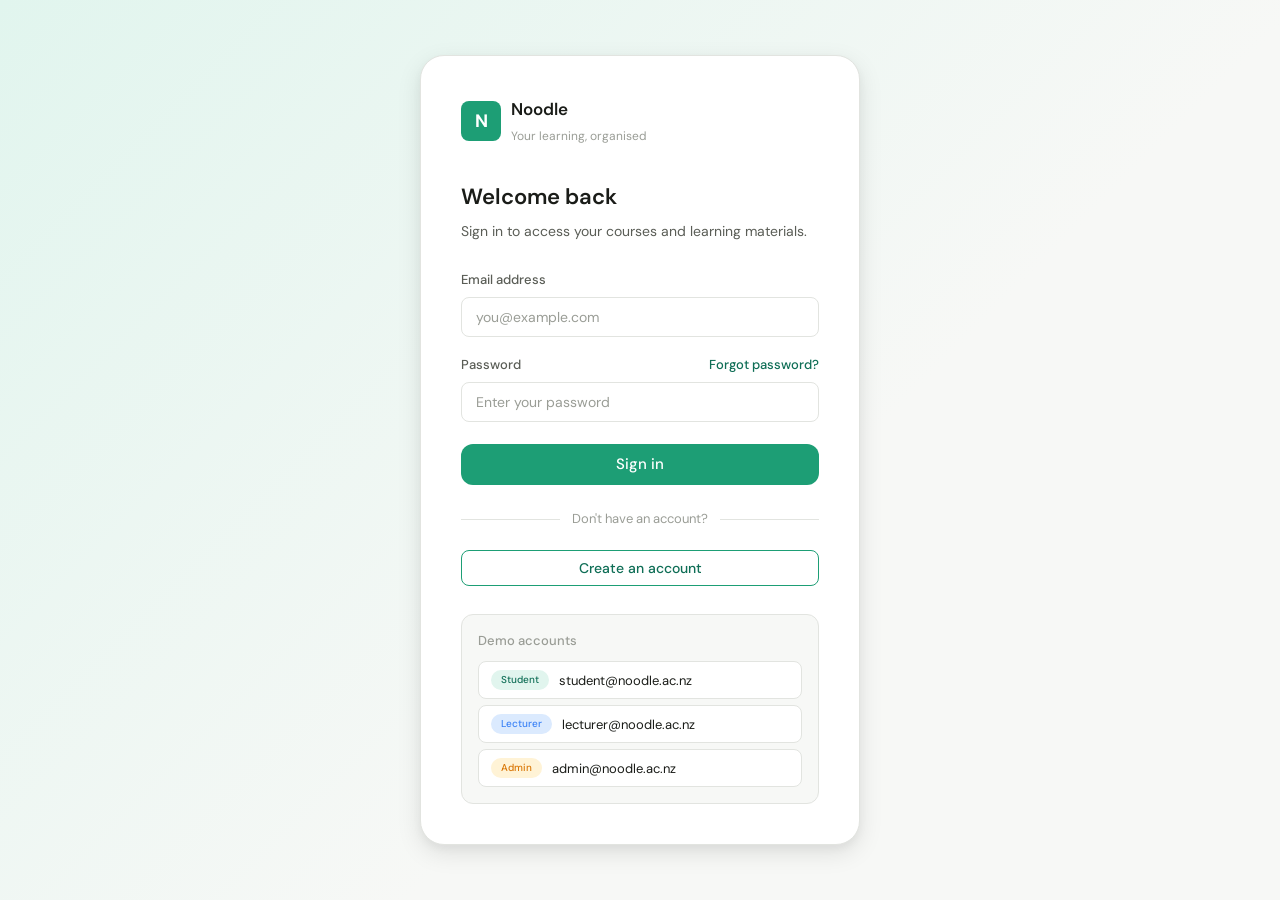
<file: index.html>
<!DOCTYPE html>
<html lang="en">

<head>
  <meta charset="UTF-8">
  <meta name="viewport" content="width=device-width, initial-scale=1.0">
  <title>Noodle — Sign in</title>
  <link rel="stylesheet" href="css/style.css">
</head>

<body>
  <div class="auth-page">
    <div class="auth-card">

      <div class="auth-logo">
        <div class="auth-logo-icon">N</div>
        <div class="auth-logo-text">
          <strong>Noodle</strong>
          <span>Your learning, organised</span>
        </div>
      </div>

      <h1 class="auth-title">Welcome back</h1>
      <p class="auth-subtitle">Sign in to access your courses and learning materials.</p>

      <div id="alert-area"></div>

      <div class="form-group">
        <label class="form-label" for="email">Email address</label>
        <input class="form-input" type="email" id="email" placeholder="you@example.com" autocomplete="email">
        <span class="form-error" id="email-error">Please enter your email address.</span>
      </div>

      <div class="form-group">
        <div class="flex-between mb-8" style="margin-bottom:6px;">
          <label class="form-label" for="password" style="margin-bottom:0">Password</label>
          <a href="pages/forgot-password.html" class="text-sm text-primary-color" style="font-weight:500;">Forgot
            password?</a>
        </div>
        <input class="form-input" type="password" id="password" placeholder="Enter your password"
          autocomplete="current-password">
        <span class="form-error" id="password-error">Please enter your password.</span>
      </div>

      <button class="btn btn-primary btn-full btn-lg" onclick="handleSignIn()" style="margin-top:4px;">
        Sign in
      </button>

      <div class="auth-divider" style="margin:24px 0 20px;"><span>Don't have an account?</span></div>

      <a href="pages/register.html" class="btn btn-outline btn-full">
        Create an account
      </a>

      <div
        style="margin-top:28px; padding:16px; background:var(--gray-50); border-radius:var(--radius-md); border:1px solid var(--border);">
        <p class="text-sm text-muted font-medium" style="margin-bottom:10px;">Demo accounts</p>
        <div style="display:grid; gap:6px;">
          <button class="demo-btn" onclick="fillDemo('student@noodle.ac.nz','student123')">
            <span class="badge badge-teal" style="font-size:10px;">Student</span>
            <span class="text-sm">student@noodle.ac.nz</span>
          </button>
          <button class="demo-btn" onclick="fillDemo('lecturer@noodle.ac.nz','lecturer123')">
            <span class="badge badge-blue" style="font-size:10px;">Lecturer</span>
            <span class="text-sm">lecturer@noodle.ac.nz</span>
          </button>
          <button class="demo-btn" onclick="fillDemo('admin@noodle.ac.nz','admin123')">
            <span class="badge badge-amber" style="font-size:10px;">Admin</span>
            <span class="text-sm">admin@noodle.ac.nz</span>
          </button>
        </div>
      </div>

    </div>
  </div>

  <style>
    .demo-btn {
      display: flex;
      align-items: center;
      gap: 10px;
      width: 100%;
      padding: 8px 12px;
      background: var(--surface);
      border: 1px solid var(--border);
      border-radius: var(--radius-sm);
      cursor: pointer;
      text-align: left;
      transition: border-color 0.15s, background 0.15s;
      color: var(--text);
    }

    .demo-btn:hover {
      border-color: var(--primary);
      background: var(--primary-light);
    }
  </style>

  <script src="js/app.js"></script>
  <script>
    // If already signed in, redirect
    const session = getSession();
    if (session) redirectByRole(session.role);

    function handleSignIn() {
      const email = document.getElementById('email').value.trim();
      const password = document.getElementById('password').value;
      let valid = true;

      document.getElementById('email-error').classList.remove('show');
      document.getElementById('password-error').classList.remove('show');
      document.getElementById('alert-area').innerHTML = '';

      if (!email) {
        document.getElementById('email-error').classList.add('show');
        document.getElementById('email').classList.add('error');
        valid = false;
      }
      if (!password) {
        document.getElementById('password-error').classList.add('show');
        document.getElementById('password').classList.add('error');
        valid = false;
      }
      if (!valid) return;

      const users = getUsers();
      const user = users.find(u => u.email.toLowerCase() === email.toLowerCase() && u.password === password);

      if (!user) {
        document.getElementById('alert-area').innerHTML = `
        <div class="alert alert-error">
          <svg width="16" height="16" fill="none" viewBox="0 0 24 24" stroke="currentColor" stroke-width="2"><circle cx="12" cy="12" r="10"/><line x1="12" y1="8" x2="12" y2="12"/><line x1="12" y1="16" x2="12.01" y2="16"/></svg>
          Incorrect email or password. Please try again.
        </div>`;
        return;
      }

      setSession(user);
      redirectByRole(user.role);
    }

    function fillDemo(email, password) {
      document.getElementById('email').value = email;
      document.getElementById('password').value = password;
      document.getElementById('email').classList.remove('error');
      document.getElementById('password').classList.remove('error');
      document.getElementById('email-error').classList.remove('show');
      document.getElementById('password-error').classList.remove('show');
      document.getElementById('alert-area').innerHTML = '';
    }

    document.addEventListener('keydown', e => {
      if (e.key === 'Enter') handleSignIn();
    });
  </script>
</body>

</html>
</file>
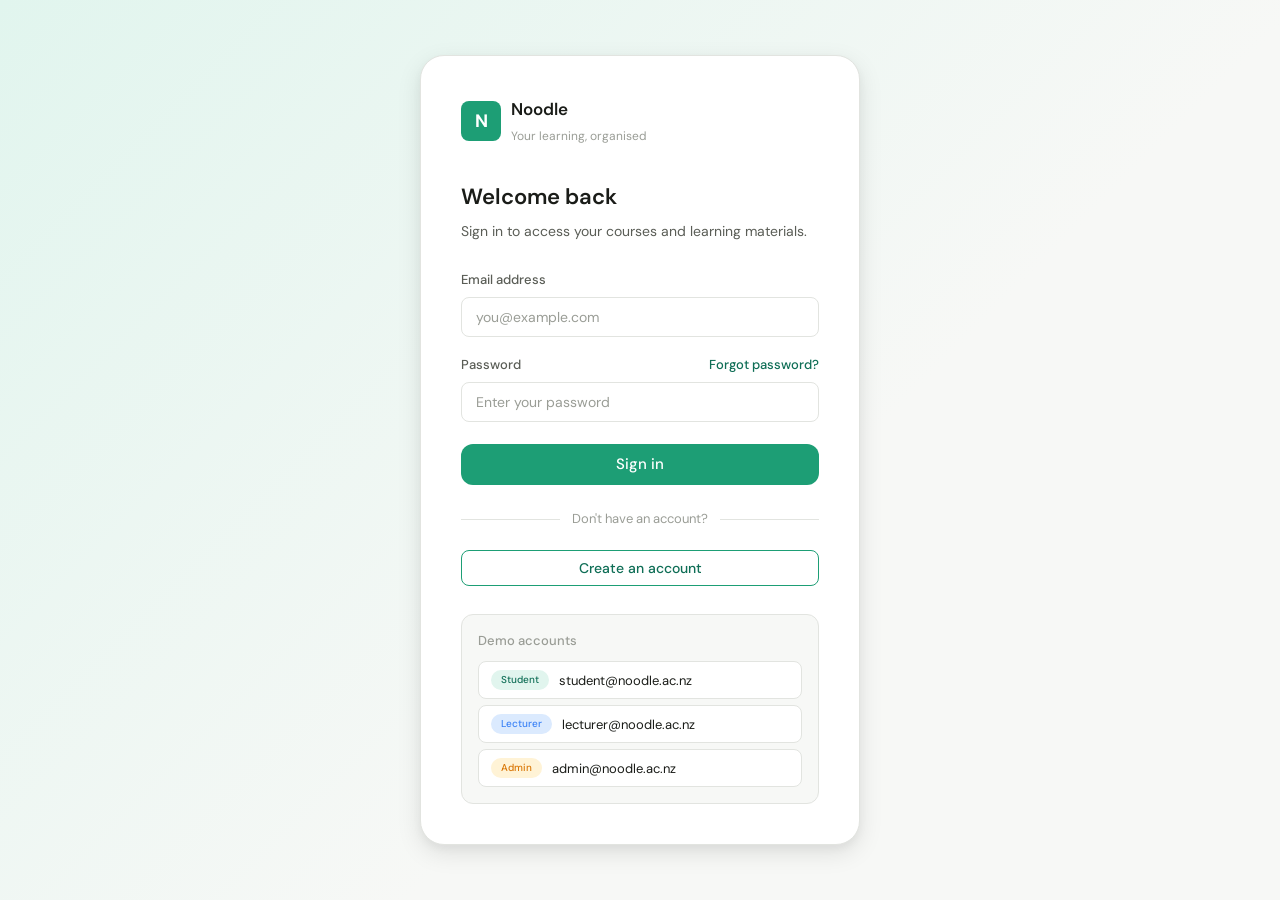
<file: pages/admin-users.html>
<!DOCTYPE html>
<html lang="en">

<head>
  <meta charset="UTF-8">
  <meta name="viewport" content="width=device-width, initial-scale=1.0">
  <title>Noodle — User Management</title>
  <link rel="stylesheet" href="../css/style.css">
</head>

<body>

  <nav class="nav">
    <a href="../index.html" class="nav-logo">
      <div class="nav-logo-icon">N</div>
      <div class="nav-logo-text">
        <strong>Noodle</strong>
        <span>Your learning, organised</span>
      </div>
    </a>
    <div class="nav-links" id="nav-links"></div>
    <div class="nav-right" id="nav-right"></div>
  </nav>

  <div class="page" style="padding:32px;">
    <div style="max-width:900px;margin:0 auto;">

      <div class="flex-between mb-24">
        <div>
          <div class="section-label">System administration</div>
          <h1 class="section-title">User management</h1>
          <p class="text-sm text-muted">View and manage user accounts and role assignments.</p>
        </div>
        <button class="btn btn-primary" onclick="openAddModal()">
          <svg width="15" height="15" fill="none" viewBox="0 0 24 24" stroke="currentColor" stroke-width="2">
            <line x1="12" y1="5" x2="12" y2="19" />
            <line x1="5" y1="12" x2="19" y2="12" />
          </svg>
          Add user
        </button>
      </div>

      <!-- Stats -->
      <div class="stats-grid" style="grid-template-columns:repeat(3,1fr);margin-bottom:24px;" id="stats-area"></div>

      <!-- Filter bar -->
      <div class="card"
        style="margin-bottom:0;border-bottom-left-radius:0;border-bottom-right-radius:0;border-bottom:none;padding:16px 20px;">
        <div class="flex-center gap-12">
          <input class="form-input" type="text" id="search-input" placeholder="Search by name or email…"
            oninput="renderTable()" style="max-width:300px;margin-bottom:0;">
          <select class="form-select" id="role-filter" onchange="renderTable()"
            style="max-width:160px;margin-bottom:0;">
            <option value="">All roles</option>
            <option value="student">Students</option>
            <option value="lecturer">Lecturers</option>
            <option value="admin">Admins</option>
          </select>
        </div>
      </div>

      <!-- Table -->
      <div class="card" style="border-top-left-radius:0;border-top-right-radius:0;">
        <div style="overflow-x:auto;">
          <table class="table" id="users-table">
            <thead>
              <tr>
                <th>Name</th>
                <th>Email</th>
                <th>Role</th>
                <th>Actions</th>
              </tr>
            </thead>
            <tbody id="table-body"></tbody>
          </table>
          <div id="empty-state"
            style="display:none;padding:40px;text-align:center;color:var(--text-muted);font-size:14px;">No users match
            your search.</div>
        </div>
      </div>

    </div>
  </div>

  <!-- Edit role modal -->
  <div class="modal-overlay" id="edit-modal">
    <div class="modal">
      <div class="modal-title" id="modal-title">Edit user role</div>
      <div class="modal-subtitle" id="modal-subtitle">Update this user's role and permissions.</div>

      <div id="modal-alert"></div>

      <div class="form-group">
        <label class="form-label">Name</label>
        <input class="form-input" id="edit-name" type="text" readonly
          style="background:var(--gray-50);color:var(--text-muted);">
      </div>
      <div class="form-group">
        <label class="form-label">Email</label>
        <input class="form-input" id="edit-email" type="text" readonly
          style="background:var(--gray-50);color:var(--text-muted);">
      </div>
      <div class="form-group">
        <label class="form-label" for="edit-role">Role</label>
        <select class="form-select" id="edit-role">
          <option value="student">Student</option>
          <option value="lecturer">Lecturer</option>
          <option value="admin">Administrator</option>
        </select>
      </div>

      <div class="flex gap-12" style="margin-top:24px;justify-content:flex-end;">
        <button class="btn btn-ghost" onclick="closeModal()">Cancel</button>
        <button class="btn btn-primary" onclick="saveRole()">Save changes</button>
      </div>
    </div>
  </div>

  <!-- Add user modal -->
  <div class="modal-overlay" id="add-modal">
    <div class="modal">
      <div class="modal-title">Add new user</div>
      <div class="modal-subtitle">Create a new user account and assign a role.</div>

      <div id="add-modal-alert"></div>

      <div class="form-group">
        <label class="form-label" for="add-name">Full name</label>
        <input class="form-input" id="add-name" type="text" placeholder="User's full name">
        <span class="form-error" id="add-name-error">Please enter the user's name.</span>
      </div>
      <div class="form-group">
        <label class="form-label" for="add-email">Email address</label>
        <input class="form-input" id="add-email" type="email" placeholder="user@example.com">
        <span class="form-error" id="add-email-error">Please enter a valid email address.</span>
        <span class="form-error" id="add-email-taken">This email is already registered.</span>
      </div>
      <div class="form-group">
        <label class="form-label" for="add-role">Role</label>
        <select class="form-select" id="add-role">
          <option value="student">Student</option>
          <option value="lecturer">Lecturer</option>
          <option value="admin">Administrator</option>
        </select>
      </div>
      <div class="form-group">
        <label class="form-label" for="add-password">Temporary password</label>
        <input class="form-input" id="add-password" type="text" placeholder="At least 8 characters" value="Welcome1!">
      </div>

      <div class="flex gap-12" style="margin-top:8px;justify-content:flex-end;">
        <button class="btn btn-ghost" onclick="closeAddModal()">Cancel</button>
        <button class="btn btn-primary" onclick="saveNewUser()">Add user</button>
      </div>
    </div>
  </div>

  <script src="../js/app.js"></script>
  <script>
    const session = requireAuth(['admin']);
    buildNav('users');

    let editingId = null;

    function renderStats() {
      const users = getUsers();
      const students = users.filter(u => u.role === 'student').length;
      const lecturers = users.filter(u => u.role === 'lecturer').length;
      const admins = users.filter(u => u.role === 'admin').length;
      document.getElementById('stats-area').innerHTML = `
      <div class="stat-card"><div class="stat-number">${users.length}</div><div class="stat-label">Total users</div></div>
      <div class="stat-card"><div class="stat-number">${students}</div><div class="stat-label">Students</div></div>
      <div class="stat-card"><div class="stat-number">${lecturers}</div><div class="stat-label">Lecturers</div></div>
    `;
    }

    function renderTable() {
      const users = getUsers();
      const search = document.getElementById('search-input').value.toLowerCase();
      const roleFilter = document.getElementById('role-filter').value;

      const filtered = users.filter(u => {
        const matchSearch = !search || u.name.toLowerCase().includes(search) || u.email.toLowerCase().includes(search);
        const matchRole = !roleFilter || u.role === roleFilter;
        return matchSearch && matchRole;
      });

      const roleBadge = role => {
        if (role === 'student') return '<span class="badge badge-teal">Student</span>';
        if (role === 'lecturer') return '<span class="badge badge-blue">Lecturer</span>';
        if (role === 'admin') return '<span class="badge badge-amber">Admin</span>';
        return role;
      };

      const initials = name => name.split(' ').map(n => n[0]).join('').substring(0, 2).toUpperCase();

      const tbody = document.getElementById('table-body');
      const empty = document.getElementById('empty-state');

      if (filtered.length === 0) {
        tbody.innerHTML = '';
        empty.style.display = 'block';
        return;
      }

      empty.style.display = 'none';
      tbody.innerHTML = filtered.map(u => `
      <tr>
        <td>
          <div class="flex-center gap-12">
            <div class="nav-avatar" style="width:36px;height:36px;font-size:13px;flex-shrink:0;">${initials(u.name)}</div>
            <span style="font-weight:500;">${u.name}</span>
          </div>
        </td>
        <td style="color:var(--text-secondary);">${u.email}</td>
        <td>${roleBadge(u.role)}</td>
        <td>
          <button class="btn btn-ghost btn-sm" onclick="openEditModal('${u.id}')">
            <svg width="14" height="14" fill="none" viewBox="0 0 24 24" stroke="currentColor" stroke-width="2"><path d="M11 4H4a2 2 0 0 0-2 2v14a2 2 0 0 0 2 2h14a2 2 0 0 0 2-2v-7"/><path d="M18.5 2.5a2.121 2.121 0 0 1 3 3L12 15l-4 1 1-4 9.5-9.5z"/></svg>
            Edit role
          </button>
        </td>
      </tr>
    `).join('');
    }

    function openEditModal(userId) {
      const users = getUsers();
      const user = users.find(u => u.id === userId);
      if (!user) return;
      editingId = userId;
      document.getElementById('edit-name').value = user.name;
      document.getElementById('edit-email').value = user.email;
      document.getElementById('edit-role').value = user.role;
      document.getElementById('modal-alert').innerHTML = '';
      document.getElementById('edit-modal').classList.add('open');
    }

    function closeModal() {
      document.getElementById('edit-modal').classList.remove('open');
      editingId = null;
    }

    function saveRole() {
      const newRole = document.getElementById('edit-role').value;
      const users = getUsers();
      const idx = users.findIndex(u => u.id === editingId);
      if (idx !== -1) {
        users[idx].role = newRole;
        saveUsers(users);
        // Update session if editing self
        const sess = getSession();
        if (sess && sess.id === editingId) setSession(users[idx]);
      }
      document.getElementById('modal-alert').innerHTML = `
      <div class="alert alert-success">
        <svg width="14" height="14" fill="none" viewBox="0 0 24 24" stroke="currentColor" stroke-width="2"><path stroke-linecap="round" stroke-linejoin="round" d="M5 13l4 4L19 7"/></svg>
        Role updated successfully.
      </div>`;
      setTimeout(() => { closeModal(); renderTable(); renderStats(); }, 1000);
    }

    function openAddModal() {
      ['add-name', 'add-email', 'add-password'].forEach(id => {
        document.getElementById(id).value = id === 'add-password' ? 'Welcome1!' : '';
        document.getElementById(id).classList.remove('error');
      });
      ['add-name-error', 'add-email-error', 'add-email-taken'].forEach(id => {
        document.getElementById(id).classList.remove('show');
      });
      document.getElementById('add-modal-alert').innerHTML = '';
      document.getElementById('add-modal').classList.add('open');
    }

    function closeAddModal() {
      document.getElementById('add-modal').classList.remove('open');
    }

    function saveNewUser() {
      const name = document.getElementById('add-name').value.trim();
      const email = document.getElementById('add-email').value.trim();
      const role = document.getElementById('add-role').value;
      const password = document.getElementById('add-password').value;

      ['add-name-error', 'add-email-error', 'add-email-taken'].forEach(id => {
        document.getElementById(id).classList.remove('show');
      });
      ['add-name', 'add-email'].forEach(id => document.getElementById(id).classList.remove('error'));
      document.getElementById('add-modal-alert').innerHTML = '';

      let valid = true;
      if (!name) {
        document.getElementById('add-name-error').classList.add('show');
        document.getElementById('add-name').classList.add('error');
        valid = false;
      }
      if (!email || !/^[^\s@]+@[^\s@]+\.[^\s@]+$/.test(email)) {
        document.getElementById('add-email-error').classList.add('show');
        document.getElementById('add-email').classList.add('error');
        valid = false;
      }
      if (!valid) return;

      const users = getUsers();
      if (users.find(u => u.email.toLowerCase() === email.toLowerCase())) {
        document.getElementById('add-email-taken').classList.add('show');
        document.getElementById('add-email').classList.add('error');
        return;
      }

      const newUser = { id: 'u' + Date.now(), name, email, password, role, enrolled: [], courses: [] };
      users.push(newUser);
      saveUsers(users);

      document.getElementById('add-modal-alert').innerHTML = `
      <div class="alert alert-success">
        <svg width="14" height="14" fill="none" viewBox="0 0 24 24" stroke="currentColor" stroke-width="2"><path stroke-linecap="round" stroke-linejoin="round" d="M5 13l4 4L19 7"/></svg>
        User added successfully.
      </div>`;
      setTimeout(() => { closeAddModal(); renderTable(); renderStats(); }, 1000);
    }

    // Close modals on overlay click
    document.getElementById('edit-modal').addEventListener('click', e => { if (e.target === e.currentTarget) closeModal(); });
    document.getElementById('add-modal').addEventListener('click', e => { if (e.target === e.currentTarget) closeAddModal(); });

    renderStats();
    renderTable();
  </script>
</body>

</html>
</file>
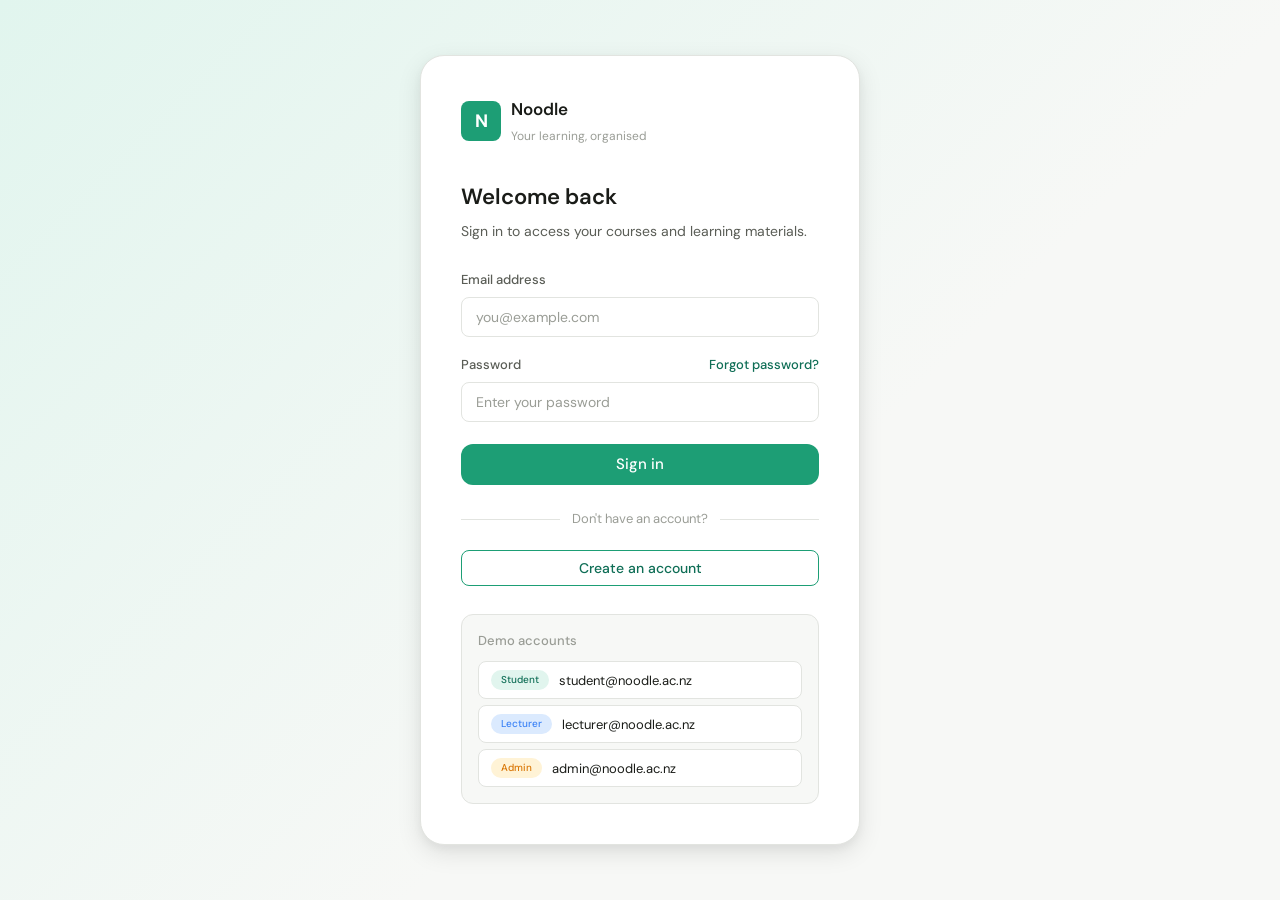
<file: pages/coming-soon.html>
<!DOCTYPE html>
<html lang="en">

<head>
    <meta charset="UTF-8">
    <meta name="viewport" content="width=device-width, initial-scale=1.0">
    <title>Noodle — Coming soon</title>
    <link rel="stylesheet" href="../css/style.css">
</head>

<body>

    <nav class="nav">
        <a href="../index.html" class="nav-logo">
            <div class="nav-logo-icon">N</div>
            <div class="nav-logo-text">
                <strong>Noodle</strong>
                <span>Your learning, organised</span>
            </div>
        </a>
        <div class="nav-links" id="nav-links"></div>
        <div class="nav-right" id="nav-right"></div>
    </nav>

    <div class="page" style="display:flex;align-items:center;justify-content:center;">
        <div style="text-align:center;max-width:400px;padding:40px 24px;">
            <div
                style="width:64px;height:64px;background:var(--primary-light);border-radius:var(--radius-xl);display:flex;align-items:center;justify-content:center;margin:0 auto 24px;">
                <svg width="28" height="28" fill="none" viewBox="0 0 24 24" stroke="var(--primary-dark)"
                    stroke-width="1.6">
                    <circle cx="12" cy="12" r="10" />
                    <polyline points="12 6 12 12 16 14" />
                </svg>
            </div>
            <h1 style="font-size:22px;font-weight:600;margin-bottom:8px;" id="page-title">Coming in the next sprint</h1>
            <p style="font-size:14px;color:var(--text-secondary);line-height:1.6;margin-bottom:28px;">This page is
                planned and will be built in an upcoming sprint. Check back soon!</p>
            <button class="btn btn-primary" onclick="history.back()">← Go back</button>
        </div>
    </div>

    <script src="../js/app.js"></script>
    <script>
        const session = requireAuth();
        buildNav('');
        const params = new URLSearchParams(window.location.search);
        if (params.get('page')) {
            document.getElementById('page-title').textContent = params.get('page') + ' — coming in the next sprint';
        }
    </script>
</body>

</html>
</file>
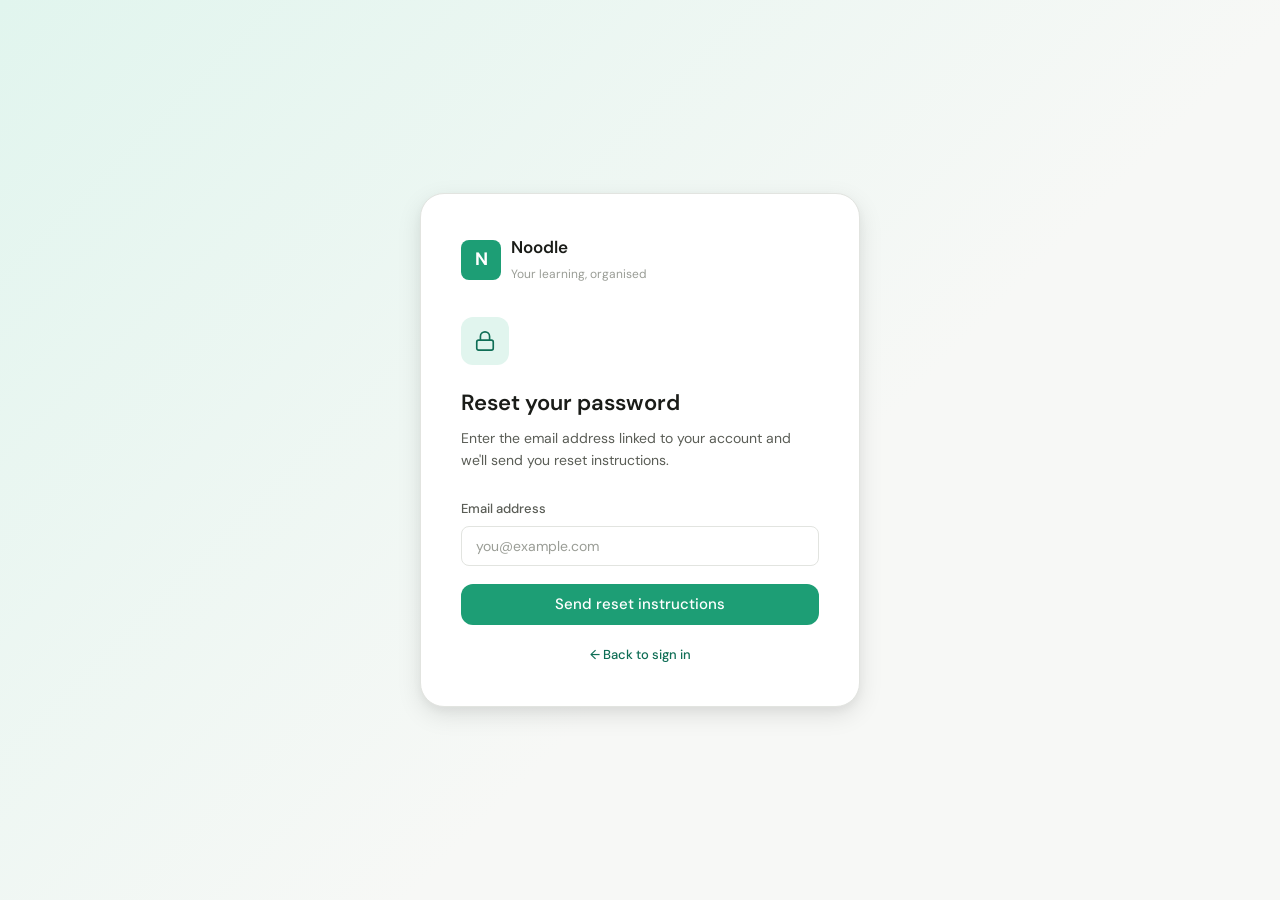
<file: pages/forgot-password.html>
<!DOCTYPE html>
<html lang="en">

<head>
  <meta charset="UTF-8">
  <meta name="viewport" content="width=device-width, initial-scale=1.0">
  <title>Noodle — Reset password</title>
  <link rel="stylesheet" href="../css/style.css">
</head>

<body>
  <div class="auth-page">
    <div class="auth-card" id="step-request">

      <div class="auth-logo">
        <div class="auth-logo-icon">N</div>
        <div class="auth-logo-text">
          <strong>Noodle</strong>
          <span>Your learning, organised</span>
        </div>
      </div>

      <div
        style="width:48px;height:48px;background:var(--primary-light);border-radius:var(--radius-md);display:flex;align-items:center;justify-content:center;margin-bottom:20px;">
        <svg width="22" height="22" fill="none" viewBox="0 0 24 24" stroke="var(--primary-dark)" stroke-width="1.8">
          <rect x="3" y="11" width="18" height="11" rx="2" ry="2" />
          <path d="M7 11V7a5 5 0 0 1 10 0v4" />
        </svg>
      </div>

      <h1 class="auth-title">Reset your password</h1>
      <p class="auth-subtitle">Enter the email address linked to your account and we'll send you reset instructions.</p>

      <div id="alert-area"></div>

      <div class="form-group">
        <label class="form-label" for="email">Email address</label>
        <input class="form-input" type="email" id="email" placeholder="you@example.com" autocomplete="email">
        <span class="form-error" id="email-error">Please enter your email address.</span>
        <span class="form-error" id="email-notfound-error">No account found with this email address.</span>
      </div>

      <button class="btn btn-primary btn-full btn-lg" onclick="handleRequest()">
        Send reset instructions
      </button>

      <p class="text-sm text-muted text-center" style="margin-top:20px;">
        <a href="../index.html" class="text-primary-color font-medium">← Back to sign in</a>
      </p>
    </div>

    <div class="auth-card" id="step-reset" style="display:none;">
      <div class="auth-logo">
        <div class="auth-logo-icon">N</div>
        <div class="auth-logo-text">
          <strong>Noodle</strong>
          <span>Your learning, organised</span>
        </div>
      </div>

      <div
        style="width:48px;height:48px;background:var(--green-100);border-radius:var(--radius-md);display:flex;align-items:center;justify-content:center;margin-bottom:20px;">
        <svg width="22" height="22" fill="none" viewBox="0 0 24 24" stroke="var(--green-600)" stroke-width="1.8">
          <path stroke-linecap="round" stroke-linejoin="round" d="M5 13l4 4L19 7" />
        </svg>
      </div>

      <h1 class="auth-title">Create a new password</h1>
      <p class="auth-subtitle" id="reset-subtitle">Enter a new password for your account.</p>

      <div id="reset-alert-area"></div>

      <div class="form-group">
        <label class="form-label" for="new-password">New password</label>
        <input class="form-input" type="password" id="new-password" placeholder="At least 8 characters">
        <span class="form-error" id="new-password-error">Password must be at least 8 characters.</span>
      </div>

      <div class="form-group">
        <label class="form-label" for="confirm-password">Confirm new password</label>
        <input class="form-input" type="password" id="confirm-password" placeholder="Re-enter your password">
        <span class="form-error" id="confirm-password-error">Passwords do not match.</span>
      </div>

      <button class="btn btn-primary btn-full btn-lg" onclick="handleReset()">
        Update password
      </button>
    </div>
  </div>

  <script src="../js/app.js"></script>
  <script>
    let resetEmail = null;

    function handleRequest() {
      const email = document.getElementById('email').value.trim();
      document.getElementById('email-error').classList.remove('show');
      document.getElementById('email-notfound-error').classList.remove('show');
      document.getElementById('email').classList.remove('error');
      document.getElementById('alert-area').innerHTML = '';

      if (!email) {
        document.getElementById('email-error').classList.add('show');
        document.getElementById('email').classList.add('error');
        return;
      }

      const users = getUsers();
      const user = users.find(u => u.email.toLowerCase() === email.toLowerCase());

      if (!user) {
        document.getElementById('email-notfound-error').classList.add('show');
        document.getElementById('email').classList.add('error');
        return;
      }

      resetEmail = email;

      document.getElementById('alert-area').innerHTML = `
      <div class="alert alert-success">
        <svg width="16" height="16" fill="none" viewBox="0 0 24 24" stroke="currentColor" stroke-width="2"><path stroke-linecap="round" stroke-linejoin="round" d="M5 13l4 4L19 7"/></svg>
        Reset instructions sent to <strong>${email}</strong>. Taking you to the next step…
      </div>`;

      setTimeout(() => {
        document.getElementById('step-request').style.display = 'none';
        document.getElementById('step-reset').style.display = 'block';
        document.getElementById('reset-subtitle').textContent = 'Enter a new password for ' + email;
      }, 1400);
    }

    function handleReset() {
      const newPw = document.getElementById('new-password').value;
      const confirm = document.getElementById('confirm-password').value;
      document.getElementById('new-password-error').classList.remove('show');
      document.getElementById('confirm-password-error').classList.remove('show');
      document.getElementById('new-password').classList.remove('error');
      document.getElementById('confirm-password').classList.remove('error');
      document.getElementById('reset-alert-area').innerHTML = '';

      let valid = true;
      if (newPw.length < 8) {
        document.getElementById('new-password-error').classList.add('show');
        document.getElementById('new-password').classList.add('error');
        valid = false;
      }
      if (newPw !== confirm) {
        document.getElementById('confirm-password-error').classList.add('show');
        document.getElementById('confirm-password').classList.add('error');
        valid = false;
      }
      if (!valid) return;

      const users = getUsers();
      const userIndex = users.findIndex(u => u.email.toLowerCase() === resetEmail.toLowerCase());
      if (userIndex !== -1) {
        users[userIndex].password = newPw;
        saveUsers(users);
      }

      document.getElementById('reset-alert-area').innerHTML = `
      <div class="alert alert-success">
        <svg width="16" height="16" fill="none" viewBox="0 0 24 24" stroke="currentColor" stroke-width="2"><path stroke-linecap="round" stroke-linejoin="round" d="M5 13l4 4L19 7"/></svg>
        Password updated successfully! Redirecting you to sign in…
      </div>`;

      setTimeout(() => {
        window.location.href = '../index.html';
      }, 1800);
    }
  </script>
</body>

</html>
</file>
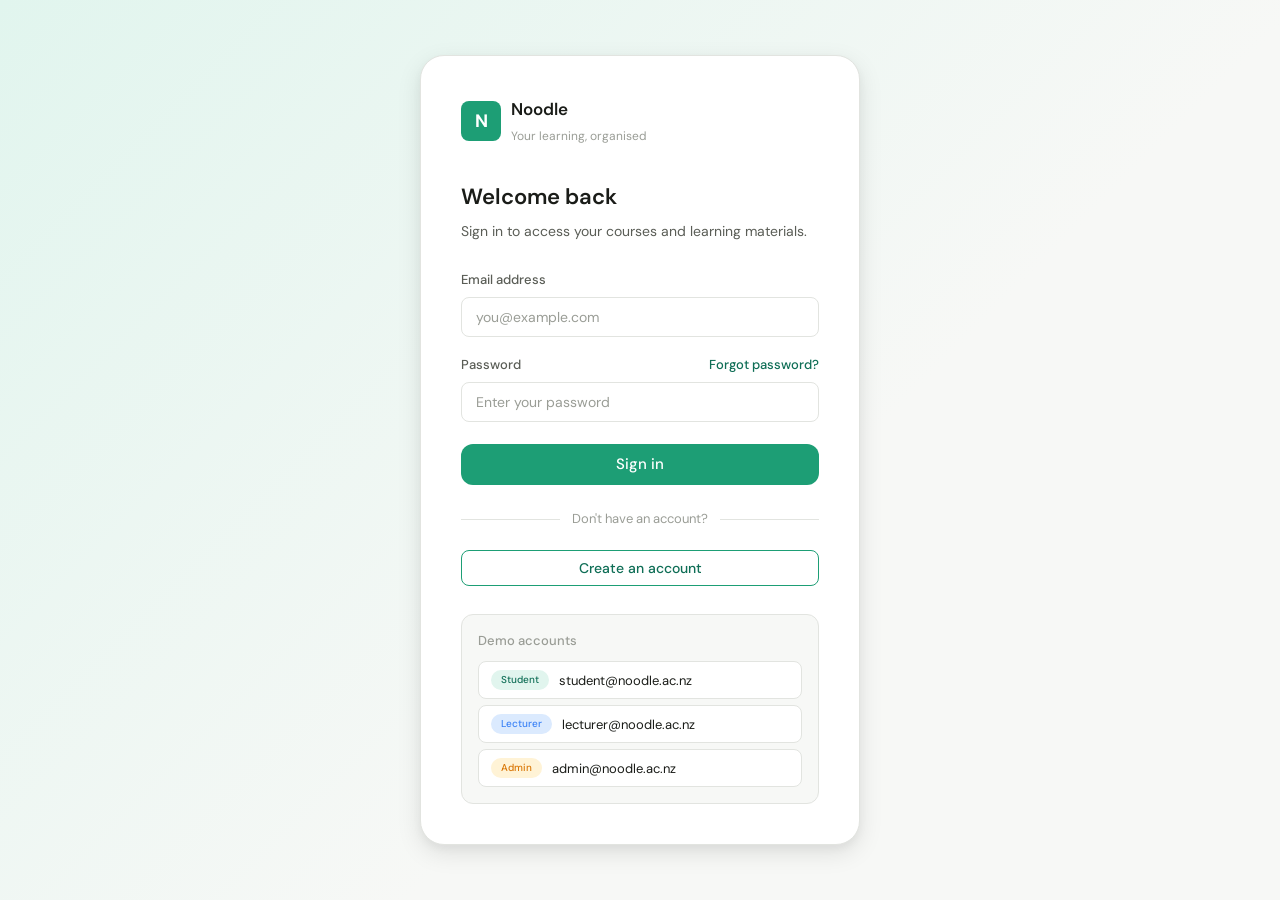
<file: pages/lecture-course.html>
<!DOCTYPE html>
<html lang="en">

<head>
    <meta charset="UTF-8">
    <meta name="viewport" content="width=device-width, initial-scale=1.0">
    <title>Noodle — Manage Course</title>
    <link rel="stylesheet" href="../css/style.css">
</head>

<body>

    <nav class="nav">
        <a href="../index.html" class="nav-logo">
            <div class="nav-logo-icon">N</div>
            <div class="nav-logo-text">
                <strong>Noodle</strong>
                <span>Your learning, organised</span>
            </div>
        </a>
        <div class="nav-links" id="nav-links"></div>
        <div class="nav-right" id="nav-right"></div>
    </nav>

    <div class="layout-with-sidebar">

        <aside class="sidebar">
            <div class="sidebar-section-title">Course topics</div>
            <div id="topic-sidebar"></div>

            <div class="sidebar-section-title">Accessibility</div>
            <button class="sidebar-link" onclick="changeTextSize(-10)">A- Decrease text</button>
            <button class="sidebar-link" onclick="resetTextSize()">Reset text size</button>
            <button class="sidebar-link" onclick="changeTextSize(10)">A+ Increase text</button>
            <button class="sidebar-link" onclick="toggleDarkMode()">Toggle dark mode</button>
        </aside>

        <main class="main-content">

            <div class="hero-banner">
                <div
                    style="font-size:11px;font-weight:600;text-transform:uppercase;letter-spacing:0.08em;opacity:0.75;margin-bottom:8px;">
                    Lecturer course management
                </div>
                <h1 id="course-title" style="font-size:30px;font-weight:600;margin-bottom:8px;">Manage course</h1>
                <p id="course-description" style="opacity:0.85;font-size:14px;max-width:560px;line-height:1.6;"></p>
            </div>

            <div class="card" style="padding:20px;margin-bottom:24px;">
                <div class="flex-between" style="align-items:center;">
                    <div>
                        <div class="section-label">Course access</div>
                        <h2 class="section-title" style="margin-bottom:2px;">Publish course content</h2>
                        <p class="text-sm text-muted">Published course content is visible to enrolled students.</p>
                    </div>
                    <label class="toggle-row">
                        <input type="checkbox" id="publish-toggle" onchange="togglePublish()">
                        <span>Published</span>
                    </label>
                </div>
                <div id="publish-alert" style="margin-top:14px;"></div>
            </div>

            <div class="card" id="upload-panel" style="padding:20px;margin-bottom:24px;">
                <div class="section-label">Upload resource</div>
                <h2 class="section-title">Add a resource to a topic</h2>

                <div style="display:grid;grid-template-columns:1fr 1fr;gap:16px;margin-top:16px;">
                    <div class="form-group">
                        <label class="form-label" for="resource-topic">Topic</label>
                        <select class="form-select" id="resource-topic"></select>
                    </div>

                    <div class="form-group">
                        <label class="form-label" for="resource-type">Resource type</label>
                        <select class="form-select" id="resource-type">
                            <option value="pdf">PDF</option>
                            <option value="slides">Slides</option>
                            <option value="video">Video</option>
                            <option value="link">Link</option>
                            <option value="file">File</option>
                        </select>
                    </div>
                </div>

                <div class="form-group">
                    <label class="form-label" for="resource-title">Resource title</label>
                    <input class="form-input" id="resource-title" type="text"
                        placeholder="Example: Topic 5 estimation slides">
                    <span class="form-error" id="resource-title-error">Please enter a resource title.</span>
                </div>

                <div class="form-group">
                    <label class="form-label" for="resource-url">File name or link</label>
                    <input class="form-input" id="resource-url" type="text"
                        placeholder="Example: topic-5-slides.pdf or https://example.com">
                    <span class="form-hint">For this demo, this field stores a file name or link rather than uploading a
                        real file.</span>
                </div>

                <div class="form-group">
                    <label class="form-label" for="resource-description">Description</label>
                    <textarea class="form-input" id="resource-description" rows="3"
                        placeholder="Explain why this resource is useful for students."></textarea>
                    <span class="form-error" id="resource-description-error">Please enter a resource description.</span>
                </div>

                <label class="toggle-row" style="margin-bottom:16px;">
                    <input type="checkbox" id="resource-important">
                    <span>Mark this resource as important</span>
                </label>

                <button class="btn btn-primary" onclick="saveResource()">Save resource</button>
                <div id="resource-alert" style="margin-top:14px;"></div>
            </div>

            <div id="topics-area"></div>

        </main>
    </div>

    <script src="../js/app.js"></script>
    <script>
        const session = requireAuth(['lecturer']);
        buildNav('courses');

        const params = new URLSearchParams(window.location.search);
        const courseId = params.get('id') || 'c1';

        let courses = getCourses();
        let resources = getResources();
        let course = courses.find(c => c.id === courseId);

        if (!course || !session.courses || !session.courses.includes(course.id)) {
            document.querySelector('.main-content').innerHTML = `
        <div class="placeholder-page">
          <h2>Course unavailable</h2>
          <p>You do not have permission to manage this course.</p>
          <a href="lecturer-home.html" class="btn btn-primary">Back to dashboard</a>
        </div>`;
        } else {
            document.getElementById('course-title').textContent = `${course.code} — ${course.name}`;
            document.getElementById('course-description').textContent = course.description;
            document.getElementById('publish-toggle').checked = !!course.published;

            renderTopicOptions();
            renderSidebar();
            renderTopics();
        }

        function refreshData() {
            courses = getCourses();
            resources = getResources();
            course = courses.find(c => c.id === courseId);
        }

        function renderTopicOptions() {
            document.getElementById('resource-topic').innerHTML = course.topics.map(t => `
        <option value="${t.id}">${t.title}</option>
      `).join('');
        }

        function renderSidebar(activeTopicId = null) {
            document.getElementById('topic-sidebar').innerHTML = course.topics.map(topic => `
        <a class="sidebar-link ${activeTopicId === topic.id ? 'active' : ''}" href="#${topic.id}" onclick="setActiveTopic('${topic.id}')">
          ${topic.title}
        </a>
      `).join('');
        }

        function setActiveTopic(topicId) {
            renderSidebar(topicId);
        }

        function renderTopics() {
            refreshData();
            const topicsArea = document.getElementById('topics-area');

            topicsArea.innerHTML = course.topics.map(topic => {
                const topicResources = resources.filter(r => r.courseId === course.id && r.topicId === topic.id);

                return `
          <section class="card topic-section" id="${topic.id}" style="padding:24px;margin-bottom:20px;">
            <div class="flex-between" style="align-items:flex-start;margin-bottom:16px;">
              <div>
                <div class="section-label">Topic summary</div>
                <h2 class="section-title">${topic.title}</h2>
              </div>
              <span class="badge badge-gray">${topicResources.length} resource${topicResources.length === 1 ? '' : 's'}</span>
            </div>

            <div class="editor-toolbar">
              <button class="btn btn-ghost btn-sm" onclick="formatSummary('${topic.id}', 'formatBlock', 'h3')">Heading</button>
              <button class="btn btn-ghost btn-sm" onclick="formatSummary('${topic.id}', 'bold')">Bold</button>
              <button class="btn btn-ghost btn-sm" onclick="formatSummary('${topic.id}', 'insertUnorderedList')">Bullets</button>
              <button class="btn btn-ghost btn-sm" onclick="addLink('${topic.id}')">Link</button>
            </div>

            <div class="summary-editor" id="summary-editor-${topic.id}" contenteditable="true">
              ${topic.summary || ''}
            </div>

            <button class="btn btn-primary btn-sm" style="margin-top:12px;" onclick="saveSummary('${topic.id}')">
              Save summary
            </button>

            <div id="summary-alert-${topic.id}" style="margin-top:12px;"></div>

            <div style="margin-top:24px;">
              <div class="section-label">Resources</div>
              ${topicResources.length > 0 ? renderResourceList(topicResources) : `
                <div class="alert alert-info" style="margin-bottom:0;">
                  No resources have been added for this topic yet.
                </div>
              `}
            </div>
          </section>
        `;
            }).join('');
        }

        function renderResourceList(topicResources) {
            return `
        <div style="display:grid;gap:12px;">
          ${topicResources.map(resource => `
            <div class="resource-card ${resource.important ? 'resource-important' : ''}">
              <div style="flex:1;">
                <div class="flex-center gap-8" style="margin-bottom:4px;flex-wrap:wrap;">
                  <strong>${resource.title}</strong>
                  <span class="badge badge-blue">${resource.type.toUpperCase()}</span>
                  ${resource.important ? '<span class="badge badge-amber">Important</span>' : ''}
                </div>
                <p class="text-sm text-muted">${resource.description || 'No description provided.'}</p>
                <p class="text-sm text-muted" style="margin-top:4px;">${resource.url && resource.url !== '#' ? resource.url : 'No file/link provided.'}</p>
              </div>

              <div class="flex gap-8" style="flex-wrap:wrap;justify-content:flex-end;">
                <button class="btn btn-outline btn-sm" onclick="toggleImportant('${resource.id}')">
                  ${resource.important ? 'Unmark important' : 'Mark important'}
                </button>
                <button class="btn btn-outline btn-sm" onclick="editDescription('${resource.id}')">Edit description</button>
                <button class="btn btn-danger btn-sm" onclick="deleteResource('${resource.id}')">Delete</button>
              </div>
            </div>
          `).join('')}
        </div>
      `;
        }

        function formatSummary(topicId, command, value = null) {
            const editor = document.getElementById(`summary-editor-${topicId}`);
            editor.focus();
            document.execCommand(command, false, value);
        }

        function addLink(topicId) {
            const url = prompt('Enter the link URL:');
            if (!url) return;

            const editor = document.getElementById(`summary-editor-${topicId}`);
            editor.focus();
            document.execCommand('createLink', false, url);
        }

        function saveSummary(topicId) {
            const editor = document.getElementById(`summary-editor-${topicId}`);
            const newSummary = editor.innerHTML.trim();

            const courseIndex = courses.findIndex(c => c.id === course.id);
            const topicIndex = courses[courseIndex].topics.findIndex(t => t.id === topicId);

            courses[courseIndex].topics[topicIndex].summary = newSummary;
            saveCourses(courses);

            document.getElementById(`summary-alert-${topicId}`).innerHTML = `
        <div class="alert alert-success" style="margin-bottom:0;">Topic summary saved successfully.</div>
      `;

            refreshData();
        }

        function saveResource() {
            const topicId = document.getElementById('resource-topic').value;
            const title = document.getElementById('resource-title').value.trim();
            const type = document.getElementById('resource-type').value;
            const url = document.getElementById('resource-url').value.trim() || '#';
            const description = document.getElementById('resource-description').value.trim();
            const important = document.getElementById('resource-important').checked;

            document.getElementById('resource-title-error').classList.remove('show');
            document.getElementById('resource-description-error').classList.remove('show');
            document.getElementById('resource-title').classList.remove('error');
            document.getElementById('resource-description').classList.remove('error');
            document.getElementById('resource-alert').innerHTML = '';

            let valid = true;

            if (!title) {
                document.getElementById('resource-title-error').classList.add('show');
                document.getElementById('resource-title').classList.add('error');
                valid = false;
            }

            if (!description) {
                document.getElementById('resource-description-error').classList.add('show');
                document.getElementById('resource-description').classList.add('error');
                valid = false;
            }

            if (!valid) return;

            const newResource = {
                id: 'r' + Date.now(),
                title,
                type,
                description,
                important,
                courseId: course.id,
                topicId,
                url
            };

            resources.push(newResource);
            saveResources(resources);

            const courseIndex = courses.findIndex(c => c.id === course.id);
            const topicIndex = courses[courseIndex].topics.findIndex(t => t.id === topicId);
            if (!courses[courseIndex].topics[topicIndex].resources) {
                courses[courseIndex].topics[topicIndex].resources = [];
            }
            courses[courseIndex].topics[topicIndex].resources.push(newResource.id);
            saveCourses(courses);

            document.getElementById('resource-alert').innerHTML = `
        <div class="alert alert-success">Resource saved and displayed under the selected topic.</div>
      `;

            document.getElementById('resource-title').value = '';
            document.getElementById('resource-url').value = '';
            document.getElementById('resource-description').value = '';
            document.getElementById('resource-important').checked = false;

            renderTopics();
        }

        function toggleImportant(resourceId) {
            const index = resources.findIndex(r => r.id === resourceId);
            if (index === -1) return;

            resources[index].important = !resources[index].important;
            saveResources(resources);
            renderTopics();
        }

        function editDescription(resourceId) {
            const resource = resources.find(r => r.id === resourceId);
            if (!resource) return;

            const updatedDescription = prompt('Edit resource description:', resource.description || '');
            if (updatedDescription === null) return;

            const index = resources.findIndex(r => r.id === resourceId);
            resources[index].description = updatedDescription.trim();
            saveResources(resources);
            renderTopics();
        }

        function deleteResource(resourceId) {
            if (!confirm('Delete this resource?')) return;

            resources = resources.filter(r => r.id !== resourceId);

            const courseIndex = courses.findIndex(c => c.id === course.id);
            courses[courseIndex].topics = courses[courseIndex].topics.map(topic => ({
                ...topic,
                resources: (topic.resources || []).filter(id => id !== resourceId)
            }));

            saveResources(resources);
            saveCourses(courses);
            renderTopics();
        }

        function togglePublish() {
            const checked = document.getElementById('publish-toggle').checked;
            const courseIndex = courses.findIndex(c => c.id === course.id);

            courses[courseIndex].published = checked;
            saveCourses(courses);
            refreshData();

            document.getElementById('publish-alert').innerHTML = `
        <div class="alert alert-success" style="margin-bottom:0;">
          Course content is now ${checked ? 'published to enrolled students' : 'hidden from students'}.
        </div>
      `;
        }

        function changeTextSize(amount) {
            const current = parseInt(localStorage.getItem('noodle_text_size') || '100');
            const next = Math.max(80, Math.min(140, current + amount));
            localStorage.setItem('noodle_text_size', String(next));
            applyTextSize();
        }

        function resetTextSize() {
            localStorage.setItem('noodle_text_size', '100');
            applyTextSize();
        }

        function toggleDarkMode() {
            const current = localStorage.getItem('noodle_dark_mode') === 'true';
            localStorage.setItem('noodle_dark_mode', String(!current));
            applyDarkMode();
        }
    </script>
</body>

</html>
</file>
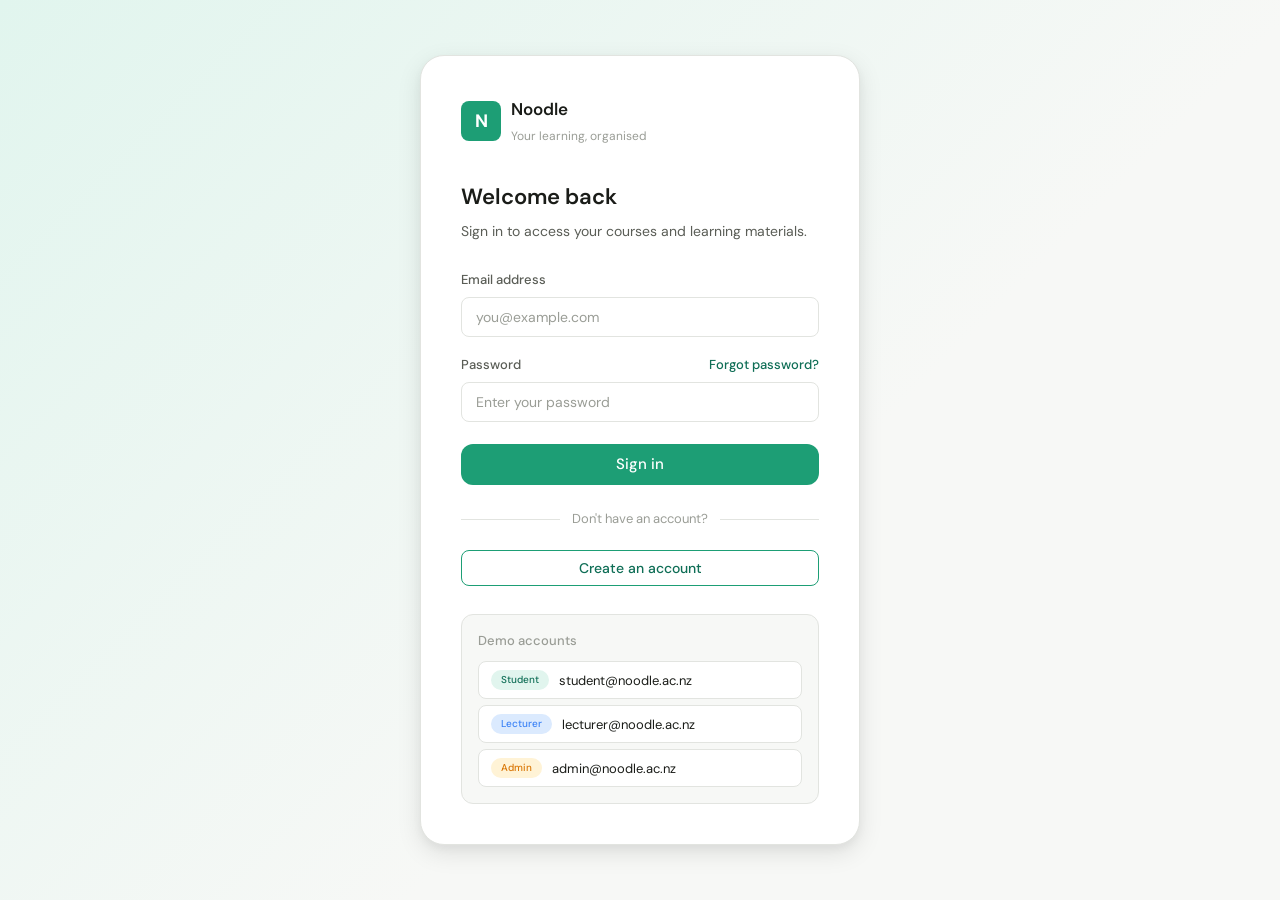
<file: pages/lecturer-course.html>
<!DOCTYPE html>
<html lang="en">

<head>
    <meta charset="UTF-8">
    <meta name="viewport" content="width=device-width, initial-scale=1.0">
    <title>Noodle — Manage Course</title>
    <link rel="stylesheet" href="../css/style.css">
</head>

<body>

    <nav class="nav">
        <a href="../index.html" class="nav-logo">
            <div class="nav-logo-icon">N</div>
            <div class="nav-logo-text">
                <strong>Noodle</strong>
                <span>Your learning, organised</span>
            </div>
        </a>
        <div class="nav-links" id="nav-links"></div>
        <div class="nav-right" id="nav-right"></div>
    </nav>

    <div class="layout-with-sidebar">

        <aside class="sidebar">
            <div class="sidebar-section-title">Course topics</div>
            <div id="topic-sidebar"></div>

            <div class="sidebar-section-title">Accessibility</div>
            <button class="sidebar-link" onclick="changeTextSize(-10)">A- Decrease text</button>
            <button class="sidebar-link" onclick="resetTextSize()">Reset text size</button>
            <button class="sidebar-link" onclick="changeTextSize(10)">A+ Increase text</button>
            <button class="sidebar-link" onclick="toggleDarkMode()">Toggle dark mode</button>
        </aside>

        <main class="main-content">

            <div class="hero-banner">
                <div
                    style="font-size:11px;font-weight:600;text-transform:uppercase;letter-spacing:0.08em;opacity:0.75;margin-bottom:8px;">
                    Lecturer course management
                </div>
                <h1 id="course-title" style="font-size:30px;font-weight:600;margin-bottom:8px;">Manage course</h1>
                <p id="course-description" style="opacity:0.85;font-size:14px;max-width:560px;line-height:1.6;"></p>
            </div>

            <div class="card" style="padding:20px;margin-bottom:24px;">
                <div class="flex-between" style="align-items:center;">
                    <div>
                        <div class="section-label">Course access</div>
                        <h2 class="section-title" style="margin-bottom:2px;">Publish course content</h2>
                        <p class="text-sm text-muted">Published course content is visible to enrolled students.</p>
                    </div>
                    <label class="toggle-row">
                        <input type="checkbox" id="publish-toggle" onchange="togglePublish()">
                        <span>Published</span>
                    </label>
                </div>
                <div id="publish-alert" style="margin-top:14px;"></div>
            </div>

            <div class="card" id="upload-panel" style="padding:20px;margin-bottom:24px;">
                <div class="section-label">Upload resource</div>
                <h2 class="section-title">Add a resource to a topic</h2>

                <div style="display:grid;grid-template-columns:1fr 1fr;gap:16px;margin-top:16px;">
                    <div class="form-group">
                        <label class="form-label" for="resource-topic">Topic</label>
                        <select class="form-select" id="resource-topic"></select>
                    </div>

                    <div class="form-group">
                        <label class="form-label" for="resource-type">Resource type</label>
                        <select class="form-select" id="resource-type">
                            <option value="pdf">PDF</option>
                            <option value="slides">Slides</option>
                            <option value="video">Video</option>
                            <option value="link">Link</option>
                            <option value="file">File</option>
                        </select>
                    </div>
                </div>

                <div class="form-group">
                    <label class="form-label" for="resource-title">Resource title</label>
                    <input class="form-input" id="resource-title" type="text"
                        placeholder="Example: Topic 5 estimation slides">
                    <span class="form-error" id="resource-title-error">Please enter a resource title.</span>
                </div>

                <div class="form-group">
                    <label class="form-label" for="resource-url">File name or link</label>
                    <input class="form-input" id="resource-url" type="text"
                        placeholder="Example: topic-5-slides.pdf or https://example.com">
                    <span class="form-hint">For this demo, this field stores a file name or link rather than uploading a
                        real file.</span>
                </div>

                <div class="form-group">
                    <label class="form-label" for="resource-description">
                        Description <span class="text-muted">(optional)</span>
                    </label>
                    <textarea class="form-input" id="resource-description" rows="3"
                        placeholder="Optional: explain why this resource is useful for students."></textarea>
                    <span class="form-hint">Students will see this description before opening the resource if one is
                        added.</span>
                </div>

                <label class="toggle-row" style="margin-bottom:16px;">
                    <input type="checkbox" id="resource-important">
                    <span>Mark this resource as important</span>
                </label>

                <button class="btn btn-primary" onclick="saveResource()">Save resource</button>
                <div id="resource-alert" style="margin-top:14px;"></div>
            </div>

            <div id="topics-area"></div>

        </main>
    </div>

    <script src="../js/app.js"></script>
    <script>
        const session = requireAuth(['lecturer']);
        buildNav('courses');

        const params = new URLSearchParams(window.location.search);
        const courseId = params.get('id') || 'c1';

        let courses = getCourses();
        let resources = getResources();
        let course = courses.find(c => c.id === courseId);

        if (!course || !session.courses || !session.courses.includes(course.id)) {
            document.querySelector('.main-content').innerHTML = `
        <div class="placeholder-page">
          <h2>Course unavailable</h2>
          <p>You do not have permission to manage this course.</p>
          <a href="lecturer-home.html" class="btn btn-primary">Back to dashboard</a>
        </div>`;
        } else {
            document.getElementById('course-title').textContent = `${course.code} — ${course.name}`;
            document.getElementById('course-description').textContent = course.description;
            document.getElementById('publish-toggle').checked = !!course.published;

            renderTopicOptions();
            renderSidebar();
            renderTopics();
        }

        function refreshData() {
            courses = getCourses();
            resources = getResources();
            course = courses.find(c => c.id === courseId);
        }

        function renderTopicOptions() {
            document.getElementById('resource-topic').innerHTML = course.topics.map(t => `
        <option value="${t.id}">${t.title}</option>
      `).join('');
        }

        function renderSidebar(activeTopicId = null) {
            document.getElementById('topic-sidebar').innerHTML = course.topics.map(topic => `
        <a class="sidebar-link ${activeTopicId === topic.id ? 'active' : ''}" href="#${topic.id}" onclick="setActiveTopic('${topic.id}')">
          ${topic.title}
        </a>
      `).join('');
        }

        function setActiveTopic(topicId) {
            renderSidebar(topicId);
        }

        function renderTopics() {
            refreshData();
            const topicsArea = document.getElementById('topics-area');

            topicsArea.innerHTML = course.topics.map(topic => {
                const topicResources = resources.filter(r => r.courseId === course.id && r.topicId === topic.id);

                return `
          <section class="card topic-section" id="${topic.id}" style="padding:24px;margin-bottom:20px;">
            <div class="flex-between" style="align-items:flex-start;margin-bottom:16px;">
              <div>
                <div class="section-label">Topic summary</div>
                <h2 class="section-title">${topic.title}</h2>
              </div>
              <span class="badge badge-gray">${topicResources.length} resource${topicResources.length === 1 ? '' : 's'}</span>
            </div>

            <div class="editor-toolbar">
              <button class="btn btn-ghost btn-sm" onclick="formatSummary('${topic.id}', 'formatBlock', 'h3')">Heading</button>
              <button class="btn btn-ghost btn-sm" onclick="formatSummary('${topic.id}', 'bold')">Bold</button>
              <button class="btn btn-ghost btn-sm" onclick="formatSummary('${topic.id}', 'insertUnorderedList')">Bullets</button>
              <button class="btn btn-ghost btn-sm" onclick="addLink('${topic.id}')">Link</button>
            </div>

            <div class="summary-editor" id="summary-editor-${topic.id}" contenteditable="true">
              ${topic.summary || ''}
            </div>

            <button class="btn btn-primary btn-sm" style="margin-top:12px;" onclick="saveSummary('${topic.id}')">
              Save summary
            </button>

            <div id="summary-alert-${topic.id}" style="margin-top:12px;"></div>

            <div style="margin-top:24px;">
              <div class="section-label">Resources</div>
              ${topicResources.length > 0 ? renderResourceList(topicResources) : `
                <div class="alert alert-info" style="margin-bottom:0;">
                  No resources have been added for this topic yet.
                </div>
              `}
            </div>
          </section>
        `;
            }).join('');
        }

        function renderResourceList(topicResources) {
            return `
        <div style="display:grid;gap:12px;">
          ${topicResources.map(resource => `
            <div class="resource-card ${resource.important ? 'resource-important' : ''}">
              <div style="flex:1;">
                <div class="flex-center gap-8" style="margin-bottom:4px;flex-wrap:wrap;">
                  <strong>${resource.title}</strong>
                  <span class="badge badge-blue">${resource.type.toUpperCase()}</span>
                  ${resource.important ? '<span class="badge badge-amber">Important</span>' : ''}
                </div>
                <p class="text-sm text-muted">${resource.description || 'No description provided.'}</p>
                <p class="text-sm text-muted" style="margin-top:4px;">${resource.url && resource.url !== '#' ? resource.url : 'No file/link provided.'}</p>
              </div>

              <div class="flex gap-8" style="flex-wrap:wrap;justify-content:flex-end;">
                <button class="btn btn-outline btn-sm" onclick="toggleImportant('${resource.id}')">
                  ${resource.important ? 'Unmark important' : 'Mark important'}
                </button>
                <button class="btn btn-outline btn-sm" onclick="editDescription('${resource.id}')">Edit description</button>
                <button class="btn btn-danger btn-sm" onclick="deleteResource('${resource.id}')">Delete</button>
              </div>
            </div>
          `).join('')}
        </div>
      `;
        }

        function formatSummary(topicId, command, value = null) {
            const editor = document.getElementById(`summary-editor-${topicId}`);
            editor.focus();
            document.execCommand(command, false, value);
        }

        function addLink(topicId) {
            const url = prompt('Enter the link URL:');
            if (!url) return;

            const editor = document.getElementById(`summary-editor-${topicId}`);
            editor.focus();
            document.execCommand('createLink', false, url);
        }

        function saveSummary(topicId) {
            const editor = document.getElementById(`summary-editor-${topicId}`);
            const newSummary = editor.innerHTML.trim();

            const courseIndex = courses.findIndex(c => c.id === course.id);
            const topicIndex = courses[courseIndex].topics.findIndex(t => t.id === topicId);

            courses[courseIndex].topics[topicIndex].summary = newSummary;
            saveCourses(courses);

            document.getElementById(`summary-alert-${topicId}`).innerHTML = `
        <div class="alert alert-success" style="margin-bottom:0;">Topic summary saved successfully.</div>
      `;

            refreshData();
        }

        function saveResource() {
            const topicId = document.getElementById('resource-topic').value;
            const title = document.getElementById('resource-title').value.trim();
            const type = document.getElementById('resource-type').value;
            const url = document.getElementById('resource-url').value.trim() || '#';
            const description = document.getElementById('resource-description').value.trim();
            const important = document.getElementById('resource-important').checked;

            document.getElementById('resource-title-error').classList.remove('show');
            document.getElementById('resource-title').classList.remove('error');
            document.getElementById('resource-alert').innerHTML = '';

            if (!title) {
                document.getElementById('resource-title-error').classList.add('show');
                document.getElementById('resource-title').classList.add('error');
                return;
            }

            const newResource = {
                id: 'r' + Date.now(),
                title,
                type,
                description,
                important,
                courseId: course.id,
                topicId,
                url
            };

            resources.push(newResource);
            saveResources(resources);

            const courseIndex = courses.findIndex(c => c.id === course.id);
            const topicIndex = courses[courseIndex].topics.findIndex(t => t.id === topicId);

            if (!courses[courseIndex].topics[topicIndex].resources) {
                courses[courseIndex].topics[topicIndex].resources = [];
            }

            courses[courseIndex].topics[topicIndex].resources.push(newResource.id);
            saveCourses(courses);

            document.getElementById('resource-alert').innerHTML = `
    <div class="alert alert-success">
      Resource uploaded successfully. ${description ? 'The description will be shown to students.' : 'No description was added.'}
    </div>
  `;

            document.getElementById('resource-title').value = '';
            document.getElementById('resource-url').value = '';
            document.getElementById('resource-description').value = '';
            document.getElementById('resource-important').checked = false;

            renderTopics();
        }

        function toggleImportant(resourceId) {
            const index = resources.findIndex(r => r.id === resourceId);
            if (index === -1) return;

            resources[index].important = !resources[index].important;
            saveResources(resources);
            renderTopics();
        }

        function editDescription(resourceId) {
            const resource = resources.find(r => r.id === resourceId);
            if (!resource) return;

            const updatedDescription = prompt('Edit resource description:', resource.description || '');
            if (updatedDescription === null) return;

            const index = resources.findIndex(r => r.id === resourceId);
            resources[index].description = updatedDescription.trim();
            saveResources(resources);
            renderTopics();
        }

        function deleteResource(resourceId) {
            if (!confirm('Delete this resource?')) return;

            resources = resources.filter(r => r.id !== resourceId);

            const courseIndex = courses.findIndex(c => c.id === course.id);
            courses[courseIndex].topics = courses[courseIndex].topics.map(topic => ({
                ...topic,
                resources: (topic.resources || []).filter(id => id !== resourceId)
            }));

            saveResources(resources);
            saveCourses(courses);
            renderTopics();
        }

        function togglePublish() {
            const checked = document.getElementById('publish-toggle').checked;
            const courseIndex = courses.findIndex(c => c.id === course.id);

            courses[courseIndex].published = checked;
            saveCourses(courses);
            refreshData();

            document.getElementById('publish-alert').innerHTML = `
        <div class="alert alert-success" style="margin-bottom:0;">
          Course content is now ${checked ? 'published to enrolled students' : 'hidden from students'}.
        </div>
      `;
        }

        function changeTextSize(amount) {
            const current = parseInt(localStorage.getItem('noodle_text_size') || '100');
            const next = Math.max(80, Math.min(140, current + amount));
            localStorage.setItem('noodle_text_size', String(next));
            applyTextSize();
        }

        function resetTextSize() {
            localStorage.setItem('noodle_text_size', '100');
            applyTextSize();
        }

        function toggleDarkMode() {
            const current = localStorage.getItem('noodle_dark_mode') === 'true';
            localStorage.setItem('noodle_dark_mode', String(!current));
            applyDarkMode();
        }
    </script>
</body>

</html>
</file>
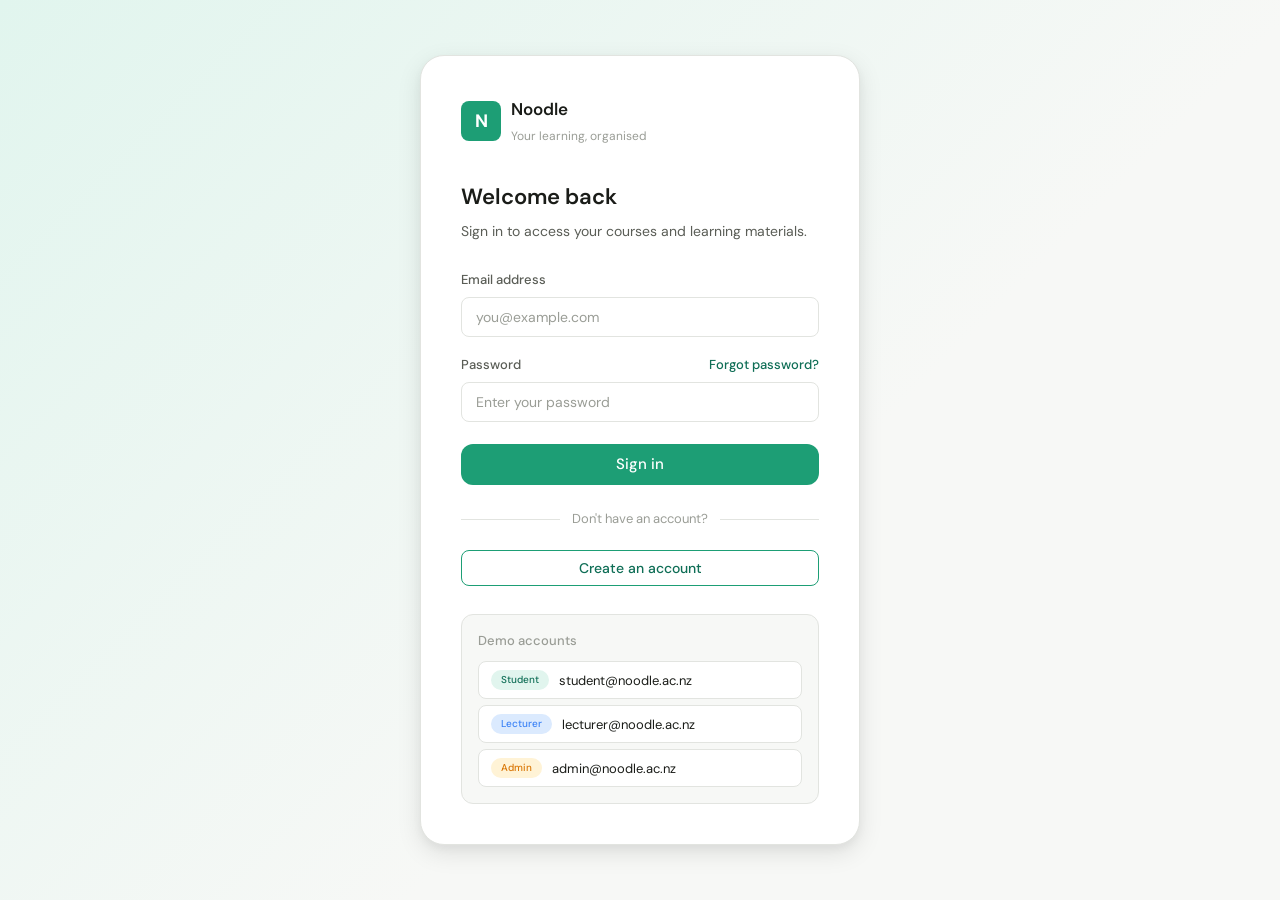
<file: pages/lecturer-courses.html>
<!DOCTYPE html>
<html lang="en">

<head>
    <meta charset="UTF-8">
    <meta http-equiv="refresh" content="0; url=lecturer-course.html?id=c1">
    <title>Redirecting…</title>
</head>

<body>
    <p>Redirecting to course management…</p>
    <script>
        window.location.href = 'lecturer-course.html?id=c1';
    </script>
</body>

</html>
</file>
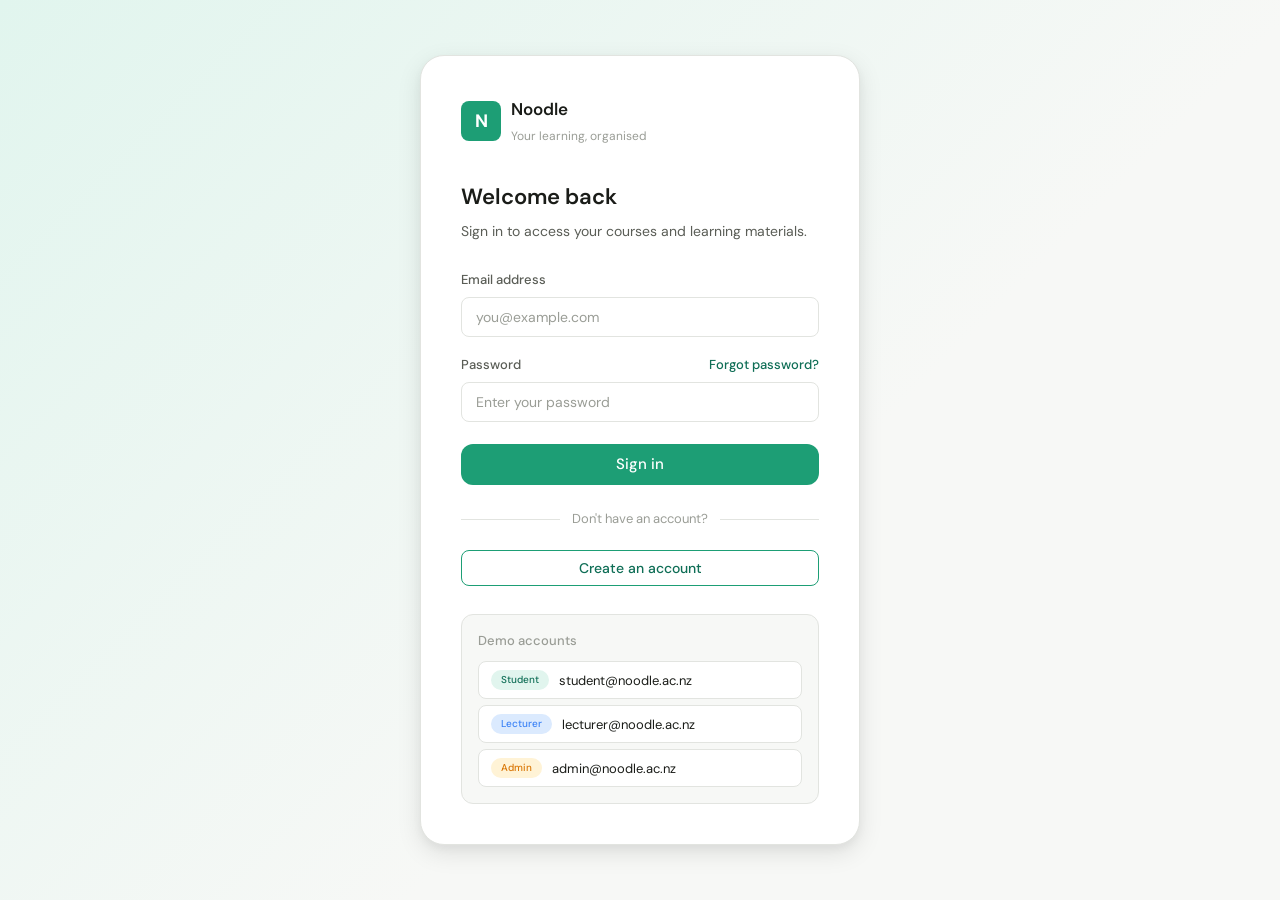
<file: pages/lecturer-home.html>
<!DOCTYPE html>
<html lang="en">
<head>
  <meta charset="UTF-8">
  <meta name="viewport" content="width=device-width, initial-scale=1.0">
  <title>Noodle — Lecturer Dashboard</title>
  <link rel="stylesheet" href="../css/style.css">
</head>
<body>

<nav class="nav">
  <a href="../index.html" class="nav-logo">
    <div class="nav-logo-icon">N</div>
    <div class="nav-logo-text">
      <strong>Noodle</strong>
      <span>Your learning, organised</span>
    </div>
  </a>
  <div class="nav-links" id="nav-links"></div>
  <div class="nav-right" id="nav-right"></div>
</nav>

<div class="page" style="padding:32px;">
  <div style="max-width:1100px;margin:0 auto;">

    <div class="hero-banner" style="margin-bottom:28px;">
      <div style="font-size:11px;font-weight:600;text-transform:uppercase;letter-spacing:0.08em;opacity:0.75;margin-bottom:8px;">Lecturer dashboard</div>
      <h1 style="font-size:30px;font-weight:600;margin-bottom:8px;" id="hero-greeting">Welcome back 👋</h1>
      <p style="opacity:0.85;font-size:14px;max-width:440px;line-height:1.6;">Manage your courses, upload resources, and keep students focused on what matters.</p>
      <div class="flex gap-12" style="margin-top:20px;">
        <a href="lecturer-courses.html" class="btn btn-outline" style="background:rgba(255,255,255,0.15);border-color:rgba(255,255,255,0.4);color:white;">Manage courses</a>
        <a href="lecturer-resources.html" class="btn btn-primary" style="background:rgba(255,255,255,0.2);border-color:rgba(255,255,255,0.3);">Upload resource</a>
      </div>
    </div>

    <div class="stats-grid" id="stats-grid"></div>

    <div class="courses-grid" id="courses-grid"></div>

  </div>
</div>

<script src="../js/app.js"></script>
<script>
  const session = requireAuth(['lecturer']);
  buildNav('home');

  const firstName = session.name.split(' ')[0];
  document.getElementById('hero-greeting').textContent = `Welcome back, ${firstName} 👋`;

  const allCourses = getCourses();
  const myCourses = allCourses.filter(c => session.courses && session.courses.includes(c.id));
  const allResources = getResources();
  const myResources = allResources.filter(r => session.courses && session.courses.includes(r.courseId));

  document.getElementById('stats-grid').innerHTML = `
    <div class="stat-card"><div class="stat-number">${myCourses.length}</div><div class="stat-label">My courses</div></div>
    <div class="stat-card"><div class="stat-number">${myResources.length}</div><div class="stat-label">Total resources</div></div>
    <div class="stat-card"><div class="stat-number">${myResources.filter(r=>r.important).length}</div><div class="stat-label">Marked important</div></div>
    <div class="stat-card"><div class="stat-number">${myCourses.filter(c=>c.published).length}</div><div class="stat-label">Published</div></div>
  `;

  document.getElementById('courses-grid').innerHTML = myCourses.map(c => `
    <div class="course-card" onclick="window.location.href='lecturer-course.html?id=${c.id}'">
      <div class="flex-between" style="margin-bottom:8px;">
        <span class="course-code">${c.code}</span>
        <span class="badge ${c.published ? 'badge-green' : 'badge-gray'}">${c.published ? 'Published' : 'Draft'}</span>
      </div>
      <div class="course-name">${c.name}</div>
      <div class="course-desc">${c.description}</div>
      <button class="btn btn-primary btn-sm">Manage course</button>
    </div>`).join('');
</script>
</body>
</html>
</file>
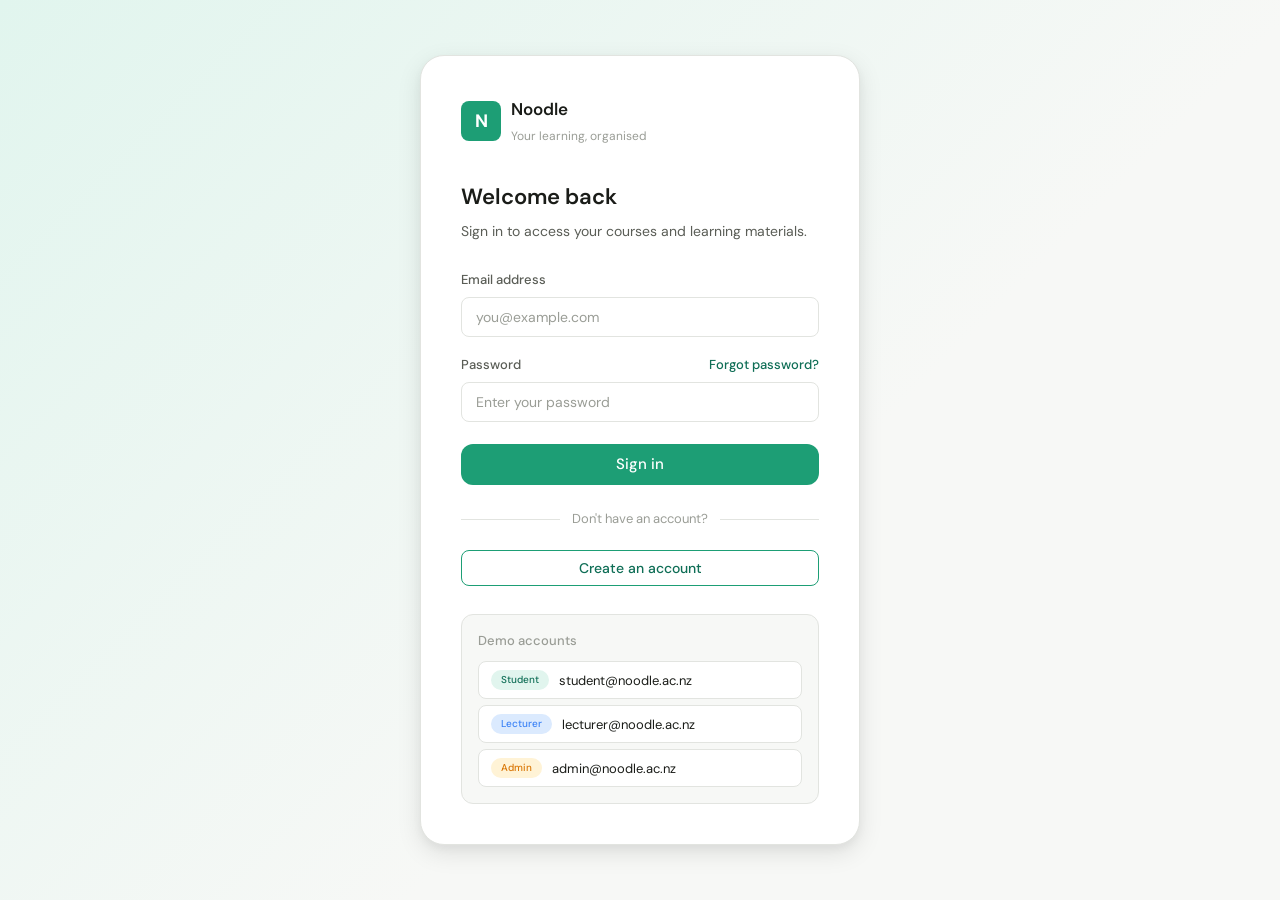
<file: pages/lecturer-resources.html>
<!DOCTYPE html>
<html lang="en">

<head>
    <meta charset="UTF-8">
    <meta http-equiv="refresh" content="0; url=lecturer-course.html?id=c1#upload-panel">
    <title>Redirecting…</title>
</head>

<body>
    <p>Redirecting to resource upload…</p>
    <script>
        window.location.href = 'lecturer-course.html?id=c1#upload-panel';
    </script>
</body>

</html>
</file>
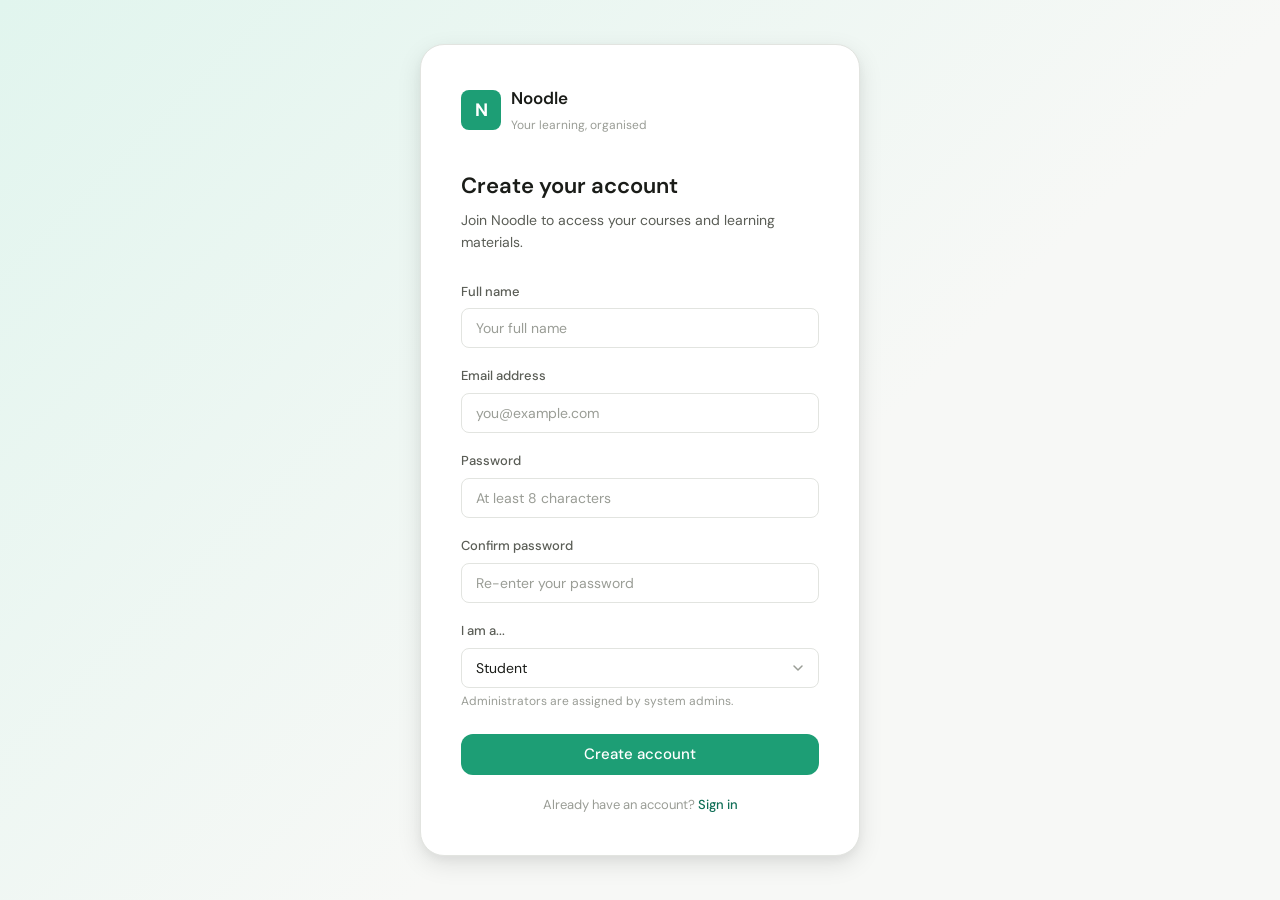
<file: pages/register.html>
<!DOCTYPE html>
<html lang="en">

<head>
  <meta charset="UTF-8">
  <meta name="viewport" content="width=device-width, initial-scale=1.0">
  <title>Noodle — Create account</title>
  <link rel="stylesheet" href="../css/style.css">
</head>

<body>
  <div class="auth-page">
    <div class="auth-card">

      <div class="auth-logo">
        <div class="auth-logo-icon">N</div>
        <div class="auth-logo-text">
          <strong>Noodle</strong>
          <span>Your learning, organised</span>
        </div>
      </div>

      <h1 class="auth-title">Create your account</h1>
      <p class="auth-subtitle">Join Noodle to access your courses and learning materials.</p>

      <div id="alert-area"></div>

      <div class="form-group">
        <label class="form-label" for="name">Full name</label>
        <input class="form-input" type="text" id="name" placeholder="Your full name" autocomplete="name">
        <span class="form-error" id="name-error">Please enter your full name.</span>
      </div>

      <div class="form-group">
        <label class="form-label" for="email">Email address</label>
        <input class="form-input" type="email" id="email" placeholder="you@example.com" autocomplete="email">
        <span class="form-error" id="email-error">Please enter a valid email address.</span>
        <span class="form-error" id="email-taken-error">This email address is already registered.</span>
      </div>

      <div class="form-group">
        <label class="form-label" for="password">Password</label>
        <input class="form-input" type="password" id="password" placeholder="At least 8 characters">
        <span class="form-error" id="password-error">Password must be at least 8 characters.</span>
      </div>

      <div class="form-group">
        <label class="form-label" for="confirm">Confirm password</label>
        <input class="form-input" type="password" id="confirm" placeholder="Re-enter your password">
        <span class="form-error" id="confirm-error">Passwords do not match.</span>
      </div>

      <div class="form-group">
        <label class="form-label" for="role">I am a...</label>
        <select class="form-select" id="role">
          <option value="student">Student</option>
          <option value="lecturer">Lecturer</option>
        </select>
        <span class="form-hint">Administrators are assigned by system admins.</span>
      </div>

      <button class="btn btn-primary btn-full btn-lg" onclick="handleRegister()" style="margin-top:4px;">
        Create account
      </button>

      <p class="text-sm text-muted text-center" style="margin-top:20px;">
        Already have an account? <a href="../index.html" class="text-primary-color font-medium">Sign in</a>
      </p>

    </div>
  </div>

  <script src="../js/app.js"></script>
  <script>
    const session = getSession();
    if (session) redirectByRole(session.role);

    function clearErrors() {
      ['name', 'email', 'email-taken', 'password', 'confirm'].forEach(id => {
        const el = document.getElementById(id + '-error');
        if (el) el.classList.remove('show');
      });
      ['name', 'email', 'password', 'confirm'].forEach(id => {
        const el = document.getElementById(id);
        if (el) el.classList.remove('error');
      });
      document.getElementById('alert-area').innerHTML = '';
    }

    function handleRegister() {
      clearErrors();

      const name = document.getElementById('name').value.trim();
      const email = document.getElementById('email').value.trim();
      const password = document.getElementById('password').value;
      const confirm = document.getElementById('confirm').value;
      const role = document.getElementById('role').value;
      let valid = true;

      if (!name) {
        document.getElementById('name-error').classList.add('show');
        document.getElementById('name').classList.add('error');
        valid = false;
      }
      if (!email || !/^[^\s@]+@[^\s@]+\.[^\s@]+$/.test(email)) {
        document.getElementById('email-error').classList.add('show');
        document.getElementById('email').classList.add('error');
        valid = false;
      }
      if (!valid) return; // Check email taken only if email is valid

      const users = getUsers();
      if (users.find(u => u.email.toLowerCase() === email.toLowerCase())) {
        document.getElementById('email-taken-error').classList.add('show');
        document.getElementById('email').classList.add('error');
        valid = false;
      }
      if (password.length < 8) {
        document.getElementById('password-error').classList.add('show');
        document.getElementById('password').classList.add('error');
        valid = false;
      }
      if (password !== confirm) {
        document.getElementById('confirm-error').classList.add('show');
        document.getElementById('confirm').classList.add('error');
        valid = false;
      }
      if (!valid) return;

      const newUser = {
        id: 'u' + Date.now(),
        name,
        email,
        password,
        role,
        enrolled: [],
        courses: [],
      };
      users.push(newUser);
      saveUsers(users);

      document.getElementById('alert-area').innerHTML = `
      <div class="alert alert-success">
        <svg width="16" height="16" fill="none" viewBox="0 0 24 24" stroke="currentColor" stroke-width="2"><path stroke-linecap="round" stroke-linejoin="round" d="M5 13l4 4L19 7"/></svg>
        Account created! Redirecting you to sign in…
      </div>`;

      setTimeout(() => {
        window.location.href = '../index.html';
      }, 1500);
    }

    document.addEventListener('keydown', e => {
      if (e.key === 'Enter') handleRegister();
    });
  </script>
</body>

</html>
</file>
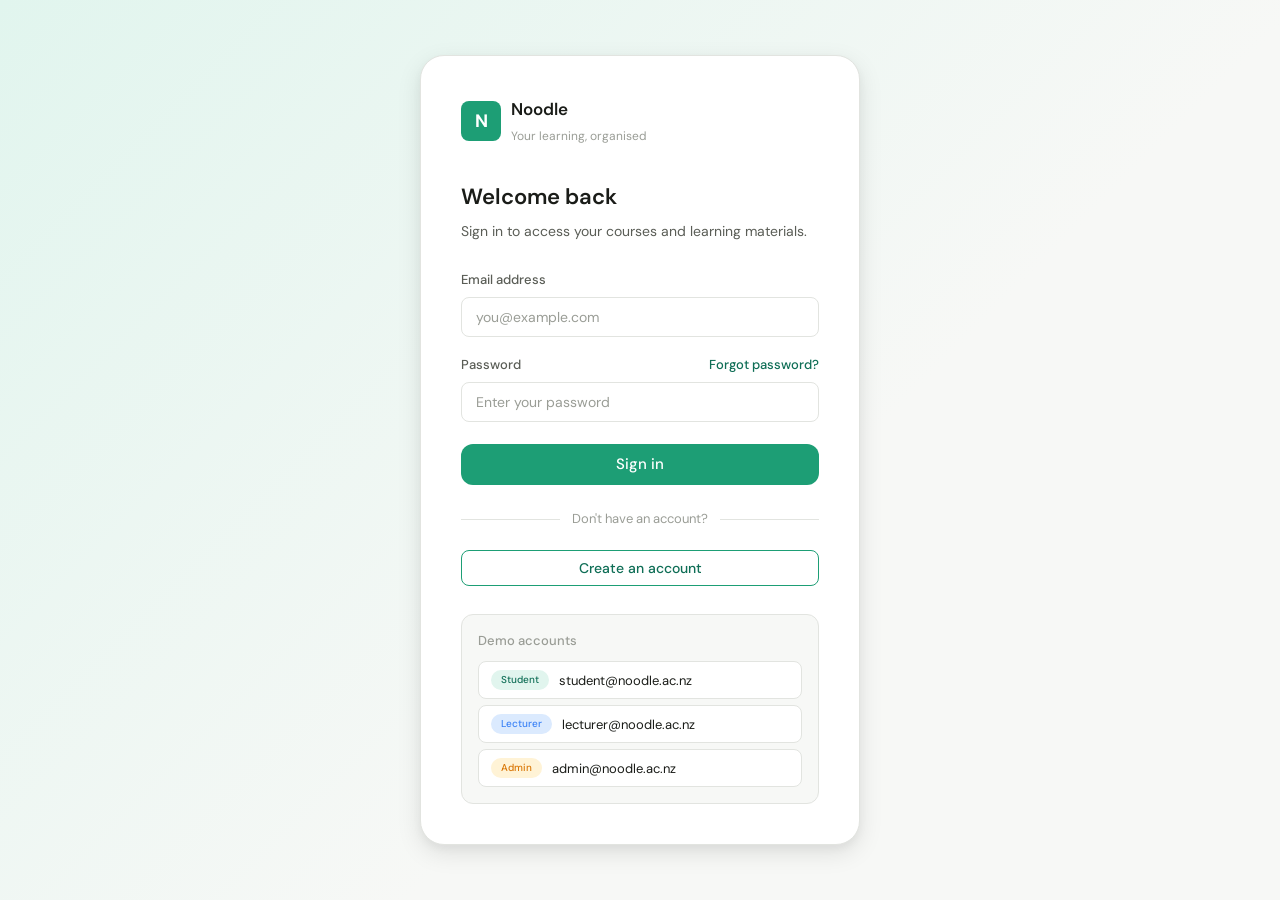
<file: pages/student-course.html>
<!DOCTYPE html>
<html lang="en">

<head>
    <meta charset="UTF-8">
    <meta name="viewport" content="width=device-width, initial-scale=1.0">
    <title>Noodle — Course</title>
    <link rel="stylesheet" href="../css/style.css">
</head>

<body>

    <nav class="nav">
        <a href="../index.html" class="nav-logo">
            <div class="nav-logo-icon">N</div>
            <div class="nav-logo-text">
                <strong>Noodle</strong>
                <span>Your learning, organised</span>
            </div>
        </a>
        <div class="nav-links" id="nav-links"></div>
        <div class="nav-right" id="nav-right"></div>
    </nav>

    <div class="layout-with-sidebar">

        <aside class="sidebar">
            <div class="sidebar-section-title">Course topics</div>
            <div id="topic-sidebar"></div>

            <div class="sidebar-section-title">Accessibility</div>
            <button class="sidebar-link" onclick="changeTextSize(-10)">A- Decrease text</button>
            <button class="sidebar-link" onclick="resetTextSize()">Reset text size</button>
            <button class="sidebar-link" onclick="changeTextSize(10)">A+ Increase text</button>
            <button class="sidebar-link" onclick="toggleDarkMode()">Toggle dark mode</button>
        </aside>

        <main class="main-content">

            <div class="hero-banner">
                <div
                    style="font-size:11px;font-weight:600;text-transform:uppercase;letter-spacing:0.08em;opacity:0.75;margin-bottom:8px;">
                    Student course page
                </div>
                <h1 id="course-title" style="font-size:30px;font-weight:600;margin-bottom:8px;">Course</h1>
                <p id="course-description" style="opacity:0.85;font-size:14px;max-width:560px;line-height:1.6;"></p>
            </div>

            <div class="card" style="padding:20px;margin-bottom:24px;">
                <div class="section-label">Search topics</div>
                <div class="flex gap-12" style="align-items:flex-start;">
                    <input class="form-input" id="topic-search" type="text"
                        placeholder="Search for a topic, lesson, or keyword…" oninput="searchTopics()"
                        style="max-width:420px;margin-bottom:0;">
                    <button class="btn btn-outline" onclick="clearSearch()">Clear</button>
                </div>
                <div id="search-results" style="margin-top:14px;"></div>
            </div>

            <div id="topics-area"></div>

        </main>
    </div>

    <div class="modal-overlay" id="preview-modal">
        <div class="modal" style="max-width:560px;">
            <div class="modal-title" id="preview-title">Resource preview</div>
            <div class="modal-subtitle" id="preview-type">Resource type</div>

            <div id="preview-body"></div>

            <div class="flex gap-12" style="justify-content:flex-end;margin-top:24px;">
                <button class="btn btn-ghost" onclick="closePreview()">Close</button>
                <a class="btn btn-primary" id="open-resource-link" href="#" target="_blank">Open resource</a>
            </div>
        </div>
    </div>

    <script src="../js/app.js"></script>
    <script>
        const session = requireAuth(['student']);
        buildNav('courses');

        const params = new URLSearchParams(window.location.search);
        const courseId = params.get('id') || 'c1';

        let courses = getCourses();
        let resources = getResources();
        const course = courses.find(c => c.id === courseId);

        if (!course || !course.published || !session.enrolled || !session.enrolled.includes(course.id)) {
            document.querySelector('.main-content').innerHTML = `
        <div class="placeholder-page">
          <h2>Course unavailable</h2>
          <p>You are not enrolled in this course or the course has not been published yet.</p>
          <a href="student-home.html" class="btn btn-primary">Back to home</a>
        </div>`;
        } else {
            document.getElementById('course-title').textContent = `${course.code} — ${course.name}`;
            document.getElementById('course-description').textContent = course.description;

            renderSidebar();
            renderTopics();
        }

        function renderSidebar(activeTopicId = null) {
            const sidebar = document.getElementById('topic-sidebar');
            sidebar.innerHTML = course.topics.map(topic => `
        <a class="sidebar-link ${activeTopicId === topic.id ? 'active' : ''}" href="#${topic.id}" onclick="setActiveTopic('${topic.id}')">
          ${topic.title}
        </a>
      `).join('');
        }

        function setActiveTopic(topicId) {
            renderSidebar(topicId);
        }

        function renderTopics() {
            const topicsArea = document.getElementById('topics-area');

            topicsArea.innerHTML = course.topics.map(topic => {
                const topicResources = resources.filter(r => r.courseId === course.id && r.topicId === topic.id);

                return `
          <section class="card topic-section" id="${topic.id}" style="padding:24px;margin-bottom:20px;">
            <div class="flex-between" style="align-items:flex-start;margin-bottom:14px;">
              <div>
                <div class="section-label">Topic</div>
                <h2 class="section-title">${topic.title}</h2>
              </div>
              <span class="badge badge-gray">${topicResources.length} resource${topicResources.length === 1 ? '' : 's'}</span>
            </div>

            <div class="topic-summary">
              ${formatSummary(topic.summary)}
            </div>

            <div style="margin-top:20px;">
              <div class="section-label">Resources</div>
              ${topicResources.length > 0 ? renderResources(topicResources) : `
                <div class="alert alert-info" style="margin-bottom:0;">
                  No resources have been added for this topic yet.
                </div>
              `}
            </div>
          </section>
        `;
            }).join('');
        }

        function renderResources(topicResources) {
            return `
        <div style="display:grid;gap:12px;">
          ${topicResources.map(resource => `
            <div class="resource-card ${resource.important ? 'resource-important' : ''}">
              <div style="flex:1;">
                <div class="flex-center gap-8" style="margin-bottom:4px;flex-wrap:wrap;">
                  <strong>${resource.title}</strong>
                  <span class="badge badge-blue">${resource.type.toUpperCase()}</span>
                  ${resource.important ? '<span class="badge badge-amber">Important</span>' : ''}
                </div>
                <p class="text-sm text-muted">${resource.description || 'No description provided.'}</p>
              </div>
              <div class="flex gap-8">
                <button class="btn btn-outline btn-sm" onclick="openPreview('${resource.id}')">Preview</button>
                <a class="btn btn-primary btn-sm" href="${resource.url || '#'}" target="_blank">Open</a>
              </div>
            </div>
          `).join('')}
        </div>
      `;
        }

        function formatSummary(summary) {
            if (!summary) {
                return '<p class="text-muted">No topic summary has been added yet.</p>';
            }

            // Allows saved lecturer formatting while still displaying plain text summaries cleanly.
            if (summary.includes('<')) {
                return summary;
            }

            return `<p>${summary}</p>`;
        }

        function searchTopics() {
            const keyword = document.getElementById('topic-search').value.trim().toLowerCase();
            const resultsArea = document.getElementById('search-results');

            if (!keyword) {
                resultsArea.innerHTML = '';
                return;
            }

            const matches = course.topics.filter(topic => {
                const topicResources = resources.filter(r => r.topicId === topic.id);
                const resourceText = topicResources.map(r => `${r.title} ${r.description} ${r.type}`).join(' ');
                const combined = `${topic.title} ${topic.summary} ${course.code} ${course.name} ${resourceText}`.toLowerCase();
                return combined.includes(keyword);
            });

            if (matches.length === 0) {
                resultsArea.innerHTML = `<div class="alert alert-info" style="margin-bottom:0;">No results found for "${keyword}".</div>`;
                return;
            }

            resultsArea.innerHTML = `
        <div style="display:grid;gap:8px;">
          ${matches.map(topic => `
            <button class="search-result" onclick="openSearchResult('${topic.id}')">
              <strong>${topic.title}</strong>
              <span>${course.code} · ${course.name}</span>
            </button>
          `).join('')}
        </div>
      `;
        }

        function openSearchResult(topicId) {
            document.getElementById(topicId).scrollIntoView({ behavior: 'smooth', block: 'start' });
            setActiveTopic(topicId);
        }

        function clearSearch() {
            document.getElementById('topic-search').value = '';
            document.getElementById('search-results').innerHTML = '';
        }

        function openPreview(resourceId) {
            const resource = resources.find(r => r.id === resourceId);
            if (!resource) return;

            document.getElementById('preview-title').textContent = resource.title;
            document.getElementById('preview-type').textContent = `${resource.type.toUpperCase()} resource preview`;

            const hasPreview = ['pdf', 'slides', 'video', 'link'].includes(resource.type);

            document.getElementById('preview-body').innerHTML = `
        <div class="preview-box">
          <div class="flex-center gap-8" style="margin-bottom:10px;">
            <span class="badge badge-blue">${resource.type.toUpperCase()}</span>
            ${resource.important ? '<span class="badge badge-amber">Important</span>' : ''}
          </div>

          <p style="margin-bottom:12px;">${resource.description || 'No description has been provided for this resource.'}</p>

          ${hasPreview ? `
            <div class="alert alert-info" style="margin-bottom:0;">
              Preview available for this demo: title, description, type, and importance status are shown before opening the resource.
            </div>
          ` : `
            <div class="alert alert-info" style="margin-bottom:0;">
              Preview unavailable for this resource type, but the resource can still be opened or downloaded.
            </div>
          `}
        </div>
      `;

            document.getElementById('open-resource-link').href = resource.url || '#';
            document.getElementById('preview-modal').classList.add('open');
        }

        function closePreview() {
            document.getElementById('preview-modal').classList.remove('open');
        }

        document.getElementById('preview-modal').addEventListener('click', e => {
            if (e.target === e.currentTarget) closePreview();
        });

        function changeTextSize(amount) {
            const current = parseInt(localStorage.getItem('noodle_text_size') || '100');
            const next = Math.max(80, Math.min(140, current + amount));
            localStorage.setItem('noodle_text_size', String(next));
            applyTextSize();
        }

        function resetTextSize() {
            localStorage.setItem('noodle_text_size', '100');
            applyTextSize();
        }

        function toggleDarkMode() {
            const current = localStorage.getItem('noodle_dark_mode') === 'true';
            localStorage.setItem('noodle_dark_mode', String(!current));
            applyDarkMode();
        }
    </script>
</body>

</html>
</file>
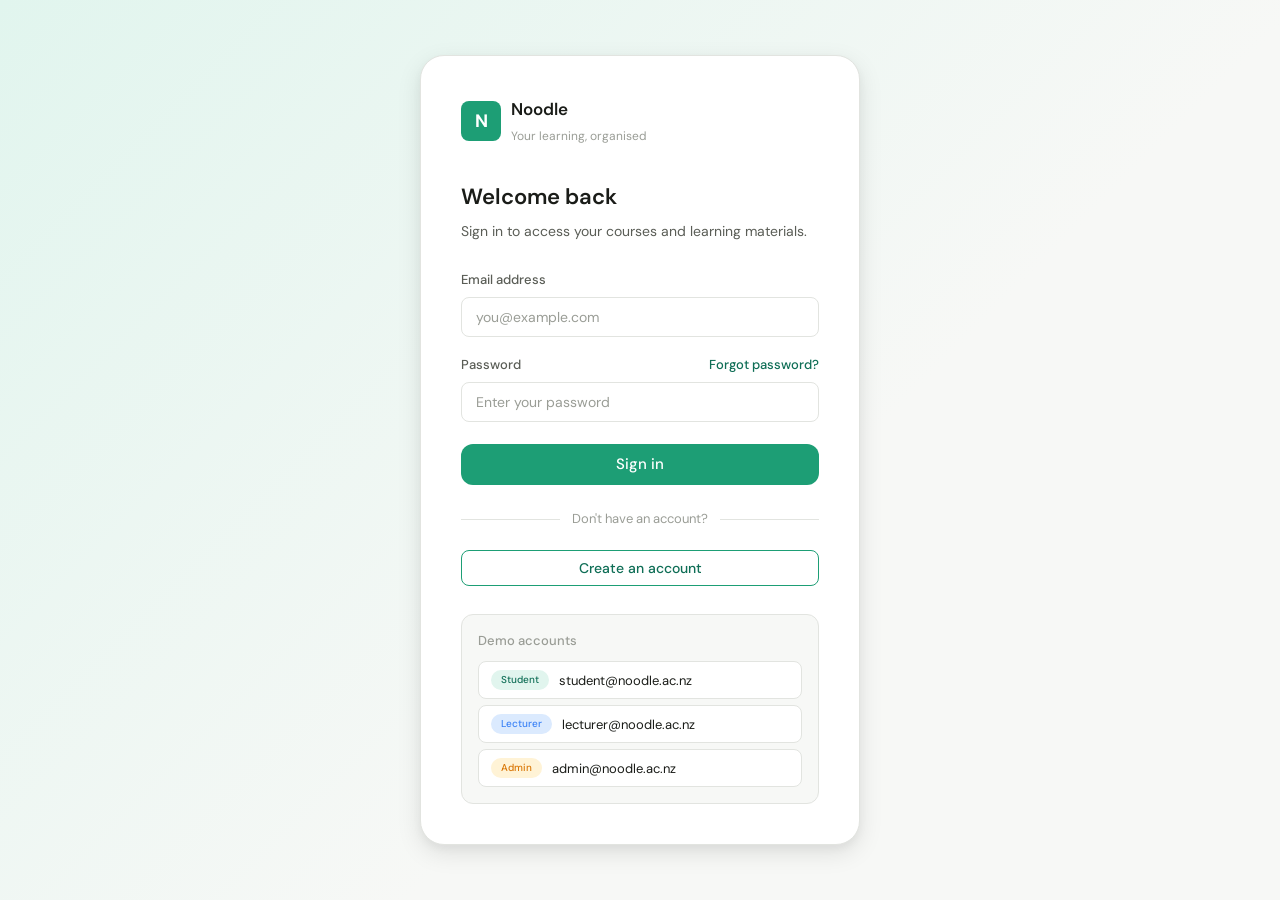
<file: pages/student-home.html>
<!DOCTYPE html>
<html lang="en">

<head>
  <meta charset="UTF-8">
  <meta name="viewport" content="width=device-width, initial-scale=1.0">
  <title>Noodle — Student Home</title>
  <link rel="stylesheet" href="../css/style.css">
</head>

<body>

  <nav class="nav">
    <a href="../index.html" class="nav-logo">
      <div class="nav-logo-icon">N</div>
      <div class="nav-logo-text">
        <strong>Noodle</strong>
        <span>Your learning, organised</span>
      </div>
    </a>
    <div class="nav-links" id="nav-links"></div>
    <div class="nav-right" id="nav-right"></div>
  </nav>

  <div class="page" style="padding:32px;">
    <div style="max-width:1100px;margin:0 auto;">

      <!-- Hero -->
      <div class="hero-banner" id="hero-banner"
        style="display:flex;gap:32px;align-items:flex-start;justify-content:space-between;">
        <div style="flex:1;">
          <div
            style="font-size:11px;font-weight:600;text-transform:uppercase;letter-spacing:0.08em;opacity:0.75;margin-bottom:8px;">
            Student homepage</div>
          <h1 style="font-size:30px;font-weight:600;margin-bottom:8px;" id="hero-greeting">Welcome back 👋</h1>
          <p style="opacity:0.85;font-size:14px;max-width:380px;line-height:1.6;">Noodle brings your courses, homework,
            assignments, and important resources into one organised space.</p>
          <div class="flex gap-12" style="margin-top:20px;">
            <button class="btn btn-outline"
              style="background:rgba(255,255,255,0.15);border-color:rgba(255,255,255,0.4);color:white;"
              onclick="document.getElementById('section-work').scrollIntoView({behavior:'smooth'})">View urgent
              work</button>
            <button class="btn btn-primary" style="background:rgba(255,255,255,0.2);border-color:rgba(255,255,255,0.3);"
              id="open-course-btn">Open Agile course</button>
          </div>
        </div>
        <div
          style="background:rgba(255,255,255,0.12);border-radius:var(--radius-lg);padding:20px 24px;min-width:220px;backdrop-filter:blur(4px);">
          <div
            style="font-size:12px;font-weight:600;opacity:0.8;margin-bottom:12px;text-transform:uppercase;letter-spacing:0.05em;">
            Today's focus</div>
          <div id="focus-list"></div>
        </div>
      </div>

      <!-- Stats -->
      <div class="stats-grid" id="stats-grid"></div>

      <!-- Continue learning -->
      <div class="card flex-between" style="padding:24px 28px;margin-bottom:28px;" id="continue-card">
        <div>
          <div class="section-label">Continue learning</div>
          <div style="font-size:17px;font-weight:600;margin-bottom:4px;">Topic 5: Agile Estimation and Planning Poker
          </div>
          <div class="text-sm text-muted">Last opened: Story points, task estimates, and sprint planning notes.</div>
        </div>
        <a href="student-course.html?id=c1" class="btn btn-primary">Continue</a>
      </div>

      <!-- My Courses -->
      <div class="flex-between mb-16">
        <div>
          <div class="section-label">Browse courses</div>
          <h2 class="section-title">My Courses</h2>
        </div>
        <input class="form-input" type="text" id="course-search" placeholder="Search courses…" oninput="filterCourses()"
          style="max-width:220px;margin-bottom:0;">
      </div>
      <div class="courses-grid" id="courses-grid"></div>

      <!-- Bottom 3-col -->
      <div style="display:grid;grid-template-columns:1fr 1fr 1fr;gap:16px;margin-top:28px;" id="section-work">

        <!-- Homework -->
        <div class="card">
          <div style="padding:20px 20px 16px;" class="flex-between">
            <div>
              <div class="section-label">Track work</div>
              <div style="font-size:17px;font-weight:600;">Upcoming Homework</div>
            </div>
            <span class="badge badge-gray" id="hw-count"></span>
          </div>
          <div id="homework-list" style="padding:0 20px 20px;display:grid;gap:10px;"></div>
        </div>

        <!-- Assignments -->
        <div class="card">
          <div style="padding:20px 20px 16px;" class="flex-between">
            <div>
              <div class="section-label">Due soon</div>
              <div style="font-size:17px;font-weight:600;">Assignments</div>
            </div>
            <span class="badge badge-red" id="assign-count"></span>
          </div>
          <div id="assignments-list" style="padding:0 20px 20px;display:grid;gap:10px;"></div>
        </div>

        <!-- Important resources -->
        <div class="card">
          <div style="padding:20px 20px 16px;" class="flex-between">
            <div>
              <div class="section-label">Lecturer marked</div>
              <div style="font-size:17px;font-weight:600;">Important Resources</div>
            </div>
            <span class="badge badge-teal" id="resource-count"></span>
          </div>
          <div id="resources-list" style="padding:0 20px 20px;display:grid;gap:10px;"></div>
        </div>

      </div>
    </div>
  </div>

  <style>
    .hw-item {
      display: flex;
      align-items: flex-start;
      gap: 10px;
      padding: 10px 12px;
      background: var(--gray-50);
      border-radius: var(--radius-sm);
      border: 1px solid var(--border);
    }

    .hw-check {
      width: 16px;
      height: 16px;
      border-radius: 3px;
      border: 1.5px solid var(--gray-300);
      flex-shrink: 0;
      margin-top: 2px;
      cursor: pointer;
    }

    .hw-check.done {
      background: var(--primary);
      border-color: var(--primary);
    }

    .res-item {
      display: flex;
      gap: 10px;
      padding: 10px 12px;
      background: var(--gray-50);
      border-radius: var(--radius-sm);
      border: 1px solid var(--border);
    }

    .res-dot {
      width: 10px;
      height: 10px;
      border-radius: 50%;
      flex-shrink: 0;
      margin-top: 4px;
    }
  </style>

  <script src="../js/app.js"></script>
  <script>
    const session = requireAuth(['student']);
    buildNav('home');

    const courses = getCourses().filter(c => c.published && session.enrolled && session.enrolled.includes(c.id));
    const allResources = getResources();
    const homework = getHomework();
    const assignments = getAssignments();

    // Hero
    const firstName = session.name.split(' ')[0];
    document.getElementById('hero-greeting').textContent = `Welcome back, ${firstName} 👋`;
    document.getElementById('open-course-btn').onclick = () => window.location.href = 'student-course.html?id=c1';

    // Focus list
    const focusItems = homework.filter(h => !h.done).slice(0, 3);
    const focusColors = ['#EF4444', '#F59E0B', '#22C55E'];
    document.getElementById('focus-list').innerHTML = focusItems.map((h, i) => `
    <div style="display:flex;align-items:flex-start;gap:8px;margin-bottom:8px;">
      <div style="width:8px;height:8px;border-radius:50%;background:${focusColors[i] || '#fff'};flex-shrink:0;margin-top:5px;"></div>
      <span style="font-size:13px;opacity:0.9;">${h.title}</span>
    </div>`).join('');

    // Stats
    const importantCount = allResources.filter(r => r.important && session.enrolled && session.enrolled.some(id => r.courseId === id)).length;
    document.getElementById('stats-grid').innerHTML = `
    <div class="stat-card"><div class="stat-number">${courses.length}</div><div class="stat-label">Enrolled courses</div></div>
    <div class="stat-card"><div class="stat-number">${homework.filter(h => !h.done).length}</div><div class="stat-label">Upcoming tasks</div></div>
    <div class="stat-card"><div class="stat-number">${assignments.length}</div><div class="stat-label">Assignments due soon</div></div>
    <div class="stat-card"><div class="stat-number">${importantCount}</div><div class="stat-label">Important resources</div></div>
  `;

    // Courses
    let allCourses = [...courses];
    function filterCourses() {
      const q = document.getElementById('course-search').value.toLowerCase();
      const filtered = q ? allCourses.filter(c => c.name.toLowerCase().includes(q) || c.code.toLowerCase().includes(q) || c.description.toLowerCase().includes(q)) : allCourses;
      renderCourses(filtered);
    }
    function renderCourses(list) {
      const statusBadge = c => {
        const cls = c.statusType === 'amber' ? 'badge-amber' : 'badge-teal';
        return `<span class="badge ${cls}">${c.status}</span>`;
      };
      document.getElementById('courses-grid').innerHTML = list.map(c => `
      <div class="course-card" onclick="window.location.href='student-course.html?id=${c.id}'">
        <div class="flex-between mb-16" style="margin-bottom:8px;">
          <span class="course-code">${c.code}</span>
          ${statusBadge(c)}
        </div>
        <div class="course-name">${c.name}</div>
        <div class="course-desc">${c.description}</div>
        <div style="margin-bottom:4px;" class="text-sm text-muted">Progress</div>
        <div class="progress-bar" style="margin-bottom:16px;">
          <div class="progress-fill" style="width:${c.progress}%"></div>
        </div>
        <button class="btn btn-primary btn-sm">Open course</button>
      </div>`).join('');
    }
    renderCourses(allCourses);

    // Homework
    document.getElementById('hw-count').textContent = homework.filter(h => !h.done).length + ' tasks';
    const priorityBadge = p => {
      if (p === 'high') return '<span class="badge badge-amber" style="font-size:10px;">High priority</span>';
      if (p === 'soon') return '<span class="badge badge-red" style="font-size:10px;">Due soon</span>';
      return '<span class="badge badge-gray" style="font-size:10px;">Upcoming</span>';
    };
    document.getElementById('homework-list').innerHTML = homework.map(h => `
    <div class="hw-item">
      <div class="hw-check${h.done ? ' done' : ''}" onclick="toggleHw('${h.id}',this)"></div>
      <div style="flex:1;">
        <div style="font-size:13px;font-weight:500;">${h.title}</div>
        <div class="text-sm text-muted">${h.courseCode} · ${h.due}</div>
      </div>
      ${priorityBadge(h.priority)}
    </div>`).join('');

    function toggleHw(id, el) {
      el.classList.toggle('done');
    }

    // Assignments
    document.getElementById('assign-count').textContent = assignments.length + ' items';
    document.getElementById('assignments-list').innerHTML = assignments.map(a => `
    <div class="hw-item">
      <input type="checkbox" style="margin-top:2px;flex-shrink:0;">
      <div style="flex:1;">
        <div style="font-size:13px;font-weight:500;">${a.title}</div>
        <div class="text-sm text-muted">${a.courseCode} · ${a.due}</div>
      </div>
      ${priorityBadge(a.priority)}
    </div>`).join('');

    // Important resources
    const impRes = allResources.filter(r => r.important && session.enrolled && session.enrolled.includes(r.courseId));
    document.getElementById('resource-count').textContent = impRes.length + ' resources';
    const typeColors = { pdf: '#7F77DD', slides: '#1D9E75', video: '#F59E0B', link: '#3B82F6' };
    document.getElementById('resources-list').innerHTML = impRes.map(r => `
    <div class="res-item">
      <div class="res-dot" style="background:${typeColors[r.type] || '#9A9D96'};"></div>
      <div>
        <div style="font-size:13px;font-weight:500;">${r.title}</div>
        <div class="text-sm text-muted">${r.description}</div>
      </div>
    </div>`).join('');
  </script>
</body>

</html>
</file>
<file: css/style.css>
@import url('https://fonts.googleapis.com/css2?family=DM+Sans:wght@300;400;500;600&family=DM+Serif+Display&display=swap');

:root {
  --teal-50: #E1F5EE;
  --teal-100: #9FE1CB;
  --teal-200: #5DCAA5;
  --teal-400: #1D9E75;
  --teal-600: #0F6E56;
  --teal-800: #085041;
  --teal-900: #04342C;

  --gray-50: #F7F8F6;
  --gray-100: #F0F1EF;
  --gray-200: #E2E4E0;
  --gray-300: #C8CBC5;
  --gray-400: #9A9D96;
  --gray-600: #5A5D56;
  --gray-800: #2C2E2A;
  --gray-900: #1A1C18;

  --amber-100: #FFF3D6;
  --amber-400: #F59E0B;
  --amber-600: #D97706;

  --red-100: #FEE2E2;
  --red-500: #EF4444;
  --red-600: #DC2626;

  --blue-100: #DBEAFE;
  --blue-500: #3B82F6;

  --green-100: #DCFCE7;
  --green-500: #22C55E;
  --green-600: #16A34A;

  --primary: var(--teal-400);
  --primary-dark: var(--teal-600);
  --primary-light: var(--teal-50);
  --primary-mid: var(--teal-200);

  --bg: #F4F7F4;
  --surface: #FFFFFF;
  --border: var(--gray-200);
  --text: var(--gray-900);
  --text-secondary: var(--gray-600);
  --text-muted: var(--gray-400);

  --radius-sm: 8px;
  --radius-md: 12px;
  --radius-lg: 16px;
  --radius-xl: 24px;
  --radius-full: 999px;

  --shadow-sm: 0 1px 3px rgba(0, 0, 0, 0.06), 0 1px 2px rgba(0, 0, 0, 0.04);
  --shadow-md: 0 4px 12px rgba(0, 0, 0, 0.08), 0 2px 4px rgba(0, 0, 0, 0.04);
  --shadow-lg: 0 8px 24px rgba(0, 0, 0, 0.10), 0 4px 8px rgba(0, 0, 0, 0.04);

  --font: 'DM Sans', sans-serif;
  --font-serif: 'DM Serif Display', serif;

  --nav-height: 60px;
}

* {
  box-sizing: border-box;
  margin: 0;
  padding: 0;
}

body {
  font-family: var(--font);
  background: var(--bg);
  color: var(--text);
  font-size: 15px;
  line-height: 1.6;
  -webkit-font-smoothing: antialiased;
}

a {
  color: inherit;
  text-decoration: none;
}

button {
  font-family: var(--font);
  cursor: pointer;
  border: none;
}

input,
textarea,
select {
  font-family: var(--font);
}

/* ── Nav ─────────────────────────────────────────── */
.nav {
  height: var(--nav-height);
  background: var(--surface);
  border-bottom: 1px solid var(--border);
  display: flex;
  align-items: center;
  padding: 0 32px;
  gap: 0;
  position: sticky;
  top: 0;
  z-index: 100;
  box-shadow: var(--shadow-sm);
}

.nav-logo {
  display: flex;
  align-items: center;
  gap: 10px;
  margin-right: 40px;
  text-decoration: none;
}

.nav-logo-icon {
  width: 34px;
  height: 34px;
  background: var(--primary);
  border-radius: var(--radius-sm);
  display: flex;
  align-items: center;
  justify-content: center;
  color: white;
  font-weight: 600;
  font-size: 16px;
  letter-spacing: -0.5px;
}

.nav-logo-text strong {
  display: block;
  font-size: 15px;
  font-weight: 600;
  color: var(--gray-900);
  line-height: 1.1;
}

.nav-logo-text span {
  font-size: 11px;
  color: var(--text-muted);
  line-height: 1;
}

.nav-links {
  display: flex;
  gap: 4px;
  flex: 1;
}

.nav-link {
  padding: 6px 14px;
  border-radius: var(--radius-sm);
  font-size: 14px;
  font-weight: 500;
  color: var(--text-secondary);
  transition: all 0.15s;
  text-decoration: none;
}

.nav-link:hover {
  background: var(--gray-100);
  color: var(--text);
}

.nav-link.active {
  background: var(--primary-light);
  color: var(--primary-dark);
}

.nav-right {
  display: flex;
  align-items: center;
  gap: 12px;
}

.nav-avatar {
  width: 32px;
  height: 32px;
  border-radius: var(--radius-full);
  background: var(--amber-400);
  display: flex;
  align-items: center;
  justify-content: center;
  color: white;
  font-weight: 600;
  font-size: 13px;
}

.nav-user-name {
  font-size: 14px;
  font-weight: 500;
}

.nav-signout {
  font-size: 13px;
  color: var(--text-muted);
  padding: 5px 10px;
  border-radius: var(--radius-sm);
  transition: all 0.15s;
  cursor: pointer;
  background: none;
  border: none;
}

.nav-signout:hover {
  background: var(--gray-100);
  color: var(--text);
}

/* ── Buttons ─────────────────────────────────────── */
.btn {
  display: inline-flex;
  align-items: center;
  justify-content: center;
  gap: 8px;
  padding: 10px 20px;
  border-radius: var(--radius-sm);
  font-size: 14px;
  font-weight: 500;
  transition: all 0.15s;
  cursor: pointer;
  border: none;
  line-height: 1;
  white-space: nowrap;
}

.btn-primary {
  background: var(--primary);
  color: white;
}

.btn-primary:hover {
  background: var(--primary-dark);
}

.btn-outline {
  background: transparent;
  color: var(--primary-dark);
  border: 1.5px solid var(--primary);
}

.btn-outline:hover {
  background: var(--primary-light);
}

.btn-ghost {
  background: transparent;
  color: var(--text-secondary);
}

.btn-ghost:hover {
  background: var(--gray-100);
  color: var(--text);
}

.btn-danger {
  background: var(--red-500);
  color: white;
}

.btn-danger:hover {
  background: var(--red-600);
}

.btn-sm {
  padding: 7px 14px;
  font-size: 13px;
}

.btn-lg {
  padding: 13px 28px;
  font-size: 15px;
  border-radius: var(--radius-md);
}

.btn-full {
  width: 100%;
}

/* ── Form fields ─────────────────────────────────── */
.form-group {
  margin-bottom: 18px;
}

.form-label {
  display: block;
  font-size: 13px;
  font-weight: 500;
  color: var(--text-secondary);
  margin-bottom: 6px;
}

.form-input {
  width: 100%;
  padding: 10px 14px;
  border: 1.5px solid var(--border);
  border-radius: var(--radius-sm);
  font-size: 14px;
  color: var(--text);
  background: var(--surface);
  transition: border-color 0.15s, box-shadow 0.15s;
  outline: none;
}

.form-input:focus {
  border-color: var(--primary);
  box-shadow: 0 0 0 3px rgba(29, 158, 117, 0.12);
}

.form-input::placeholder {
  color: var(--text-muted);
}

.form-input.error {
  border-color: var(--red-500);
}

.form-hint {
  font-size: 12px;
  color: var(--text-muted);
  margin-top: 5px;
}

.form-error {
  font-size: 12px;
  color: var(--red-600);
  margin-top: 5px;
  display: none;
}

.form-error.show {
  display: block;
}

.form-select {
  width: 100%;
  padding: 10px 14px;
  border: 1.5px solid var(--border);
  border-radius: var(--radius-sm);
  font-size: 14px;
  color: var(--text);
  background: var(--surface);
  outline: none;
  transition: border-color 0.15s;
  appearance: none;
  background-image: url("data:image/svg+xml,%3Csvg xmlns='http://www.w3.org/2000/svg' width='12' height='12' fill='none' viewBox='0 0 12 12'%3E%3Cpath stroke='%239A9D96' stroke-linecap='round' stroke-linejoin='round' stroke-width='1.5' d='m2 4 4 4 4-4'/%3E%3C/svg%3E");
  background-repeat: no-repeat;
  background-position: right 14px center;
}

.form-select:focus {
  border-color: var(--primary);
}

/* ── Cards ───────────────────────────────────────── */
.card {
  background: var(--surface);
  border-radius: var(--radius-lg);
  border: 1px solid var(--border);
  box-shadow: var(--shadow-sm);
}

.card-header {
  padding: 20px 24px 0;
  border-bottom: 1px solid var(--border);
  padding-bottom: 16px;
  margin-bottom: 20px;
}

.card-body {
  padding: 24px;
}

.card-footer {
  padding: 16px 24px;
  border-top: 1px solid var(--border);
  background: var(--gray-50);
  border-radius: 0 0 var(--radius-lg) var(--radius-lg);
}

/* ── Badges ──────────────────────────────────────── */
.badge {
  display: inline-flex;
  align-items: center;
  padding: 3px 10px;
  border-radius: var(--radius-full);
  font-size: 11px;
  font-weight: 500;
  line-height: 1.4;
}

.badge-teal {
  background: var(--teal-50);
  color: var(--teal-600);
}

.badge-amber {
  background: var(--amber-100);
  color: var(--amber-600);
}

.badge-red {
  background: var(--red-100);
  color: var(--red-600);
}

.badge-blue {
  background: var(--blue-100);
  color: var(--blue-500);
}

.badge-green {
  background: var(--green-100);
  color: var(--green-600);
}

.badge-gray {
  background: var(--gray-100);
  color: var(--gray-600);
}

/* ── Alerts ──────────────────────────────────────── */
.alert {
  padding: 12px 16px;
  border-radius: var(--radius-sm);
  font-size: 13px;
  margin-bottom: 16px;
  display: flex;
  align-items: flex-start;
  gap: 10px;
}

.alert-error {
  background: var(--red-100);
  color: var(--red-600);
}

.alert-success {
  background: var(--green-100);
  color: var(--green-600);
}

.alert-info {
  background: var(--blue-100);
  color: var(--blue-500);
}

/* ── Page layout ─────────────────────────────────── */
.page {
  min-height: calc(100vh - var(--nav-height));
}

.container {
  max-width: 1200px;
  margin: 0 auto;
  padding: 0 32px;
}

.container-sm {
  max-width: 480px;
  margin: 0 auto;
  padding: 0 24px;
}

/* ── Auth layout ─────────────────────────────────── */
.auth-page {
  min-height: 100vh;
  display: flex;
  align-items: center;
  justify-content: center;
  background: linear-gradient(135deg, var(--teal-50) 0%, var(--gray-50) 60%);
  padding: 40px 24px;
}

.auth-card {
  width: 100%;
  max-width: 440px;
  background: var(--surface);
  border-radius: var(--radius-xl);
  border: 1px solid var(--border);
  box-shadow: var(--shadow-lg);
  padding: 40px;
}

.auth-logo {
  display: flex;
  align-items: center;
  gap: 10px;
  margin-bottom: 32px;
}

.auth-logo-icon {
  width: 40px;
  height: 40px;
  background: var(--primary);
  border-radius: var(--radius-sm);
  display: flex;
  align-items: center;
  justify-content: center;
  color: white;
  font-weight: 700;
  font-size: 18px;
}

.auth-logo-text strong {
  display: block;
  font-size: 17px;
  font-weight: 600;
}

.auth-logo-text span {
  font-size: 12px;
  color: var(--text-muted);
}

.auth-title {
  font-size: 22px;
  font-weight: 600;
  margin-bottom: 6px;
}

.auth-subtitle {
  font-size: 14px;
  color: var(--text-secondary);
  margin-bottom: 28px;
}

.auth-divider {
  text-align: center;
  margin: 20px 0;
  font-size: 13px;
  color: var(--text-muted);
  position: relative;
}

.auth-divider::before {
  content: '';
  position: absolute;
  top: 50%;
  left: 0;
  right: 0;
  height: 1px;
  background: var(--border);
}

.auth-divider span {
  position: relative;
  background: var(--surface);
  padding: 0 12px;
}

/* ── Tables ──────────────────────────────────────── */
.table {
  width: 100%;
  border-collapse: collapse;
}

.table th {
  text-align: left;
  font-size: 12px;
  font-weight: 500;
  color: var(--text-muted);
  text-transform: uppercase;
  letter-spacing: 0.05em;
  padding: 10px 16px;
  border-bottom: 1px solid var(--border);
}

.table td {
  padding: 14px 16px;
  font-size: 14px;
  border-bottom: 1px solid var(--gray-100);
  vertical-align: middle;
}

.table tr:last-child td {
  border-bottom: none;
}

.table tr:hover td {
  background: var(--gray-50);
}

/* ── Sidebar layout ──────────────────────────────── */
.layout-with-sidebar {
  display: flex;
  min-height: calc(100vh - var(--nav-height));
}

.sidebar {
  width: 240px;
  flex-shrink: 0;
  background: var(--surface);
  border-right: 1px solid var(--border);
  padding: 24px 16px;
}

.sidebar-section-title {
  font-size: 11px;
  font-weight: 500;
  text-transform: uppercase;
  letter-spacing: 0.06em;
  color: var(--text-muted);
  padding: 0 8px;
  margin-bottom: 6px;
  margin-top: 20px;
}

.sidebar-section-title:first-child {
  margin-top: 0;
}

.sidebar-link {
  display: flex;
  align-items: center;
  gap: 10px;
  padding: 8px 10px;
  border-radius: var(--radius-sm);
  font-size: 14px;
  font-weight: 500;
  color: var(--text-secondary);
  transition: all 0.15s;
  cursor: pointer;
  text-decoration: none;
  margin-bottom: 2px;
}

.sidebar-link:hover {
  background: var(--gray-100);
  color: var(--text);
}

.sidebar-link.active {
  background: var(--primary-light);
  color: var(--primary-dark);
}

.sidebar-link svg {
  width: 16px;
  height: 16px;
  flex-shrink: 0;
  opacity: 0.7;
}

.sidebar-link.active svg {
  opacity: 1;
}

.main-content {
  flex: 1;
  padding: 32px;
  overflow-y: auto;
}

/* ── Hero banner ─────────────────────────────────── */
.hero-banner {
  background: linear-gradient(135deg, var(--teal-600) 0%, var(--teal-400) 100%);
  border-radius: var(--radius-xl);
  padding: 36px 40px;
  color: white;
  position: relative;
  overflow: hidden;
  margin-bottom: 28px;
}

.hero-banner::before {
  content: '';
  position: absolute;
  top: -40px;
  right: -40px;
  width: 200px;
  height: 200px;
  border-radius: 50%;
  background: rgba(255, 255, 255, 0.06);
}

.hero-banner::after {
  content: '';
  position: absolute;
  bottom: -60px;
  right: 80px;
  width: 160px;
  height: 160px;
  border-radius: 50%;
  background: rgba(255, 255, 255, 0.04);
}

/* ── Stat cards ──────────────────────────────────── */
.stats-grid {
  display: grid;
  grid-template-columns: repeat(4, 1fr);
  gap: 16px;
  margin-bottom: 28px;
}

.stat-card {
  background: var(--surface);
  border: 1px solid var(--border);
  border-radius: var(--radius-md);
  padding: 20px 24px;
  box-shadow: var(--shadow-sm);
}

.stat-number {
  font-size: 28px;
  font-weight: 600;
  color: var(--text);
  line-height: 1;
  margin-bottom: 4px;
}

.stat-label {
  font-size: 13px;
  color: var(--text-secondary);
}

/* ── Course cards ────────────────────────────────── */
.courses-grid {
  display: grid;
  grid-template-columns: repeat(3, 1fr);
  gap: 16px;
}

.course-card {
  background: var(--surface);
  border: 1px solid var(--border);
  border-radius: var(--radius-lg);
  padding: 20px;
  box-shadow: var(--shadow-sm);
  transition: box-shadow 0.2s;
  cursor: pointer;
}

.course-card:hover {
  box-shadow: var(--shadow-md);
}

.course-code {
  font-size: 12px;
  font-weight: 600;
  color: var(--primary-dark);
  margin-bottom: 4px;
}

.course-name {
  font-size: 16px;
  font-weight: 600;
  margin-bottom: 6px;
}

.course-desc {
  font-size: 13px;
  color: var(--text-secondary);
  line-height: 1.5;
  margin-bottom: 16px;
}

.progress-bar {
  height: 4px;
  background: var(--gray-100);
  border-radius: var(--radius-full);
  margin-bottom: 16px;
  overflow: hidden;
}

.progress-fill {
  height: 100%;
  border-radius: var(--radius-full);
  background: linear-gradient(to right, var(--primary), var(--teal-200));
}

/* ── Placeholder page ────────────────────────────── */
.placeholder-page {
  display: flex;
  flex-direction: column;
  align-items: center;
  justify-content: center;
  min-height: 400px;
  gap: 12px;
  color: var(--text-muted);
}

.placeholder-page svg {
  opacity: 0.25;
}

.placeholder-page h2 {
  font-size: 18px;
  font-weight: 500;
  color: var(--text-secondary);
}

.placeholder-page p {
  font-size: 14px;
}

/* ── Modal ───────────────────────────────────────── */
.modal-overlay {
  position: fixed;
  inset: 0;
  background: rgba(0, 0, 0, 0.4);
  display: flex;
  align-items: center;
  justify-content: center;
  z-index: 200;
  opacity: 0;
  pointer-events: none;
  transition: opacity 0.2s;
}

.modal-overlay.open {
  opacity: 1;
  pointer-events: all;
}

.modal {
  background: var(--surface);
  border-radius: var(--radius-xl);
  padding: 32px;
  width: 100%;
  max-width: 460px;
  box-shadow: var(--shadow-lg);
  transform: translateY(8px);
  transition: transform 0.2s;
}

.modal-overlay.open .modal {
  transform: translateY(0);
}

.modal-title {
  font-size: 18px;
  font-weight: 600;
  margin-bottom: 6px;
}

.modal-subtitle {
  font-size: 14px;
  color: var(--text-secondary);
  margin-bottom: 24px;
}

/* ── Utility ─────────────────────────────────────── */
.flex {
  display: flex;
}

.flex-center {
  display: flex;
  align-items: center;
}

.flex-between {
  display: flex;
  align-items: center;
  justify-content: space-between;
}

.gap-8 {
  gap: 8px;
}

.gap-12 {
  gap: 12px;
}

.gap-16 {
  gap: 16px;
}

.mt-8 {
  margin-top: 8px;
}

.mt-16 {
  margin-top: 16px;
}

.mt-24 {
  margin-top: 24px;
}

.mb-16 {
  margin-bottom: 16px;
}

.mb-24 {
  margin-bottom: 24px;
}

.text-sm {
  font-size: 13px;
}

.text-muted {
  color: var(--text-muted);
}

.text-center {
  text-align: center;
}

.text-primary-color {
  color: var(--primary-dark);
}

.font-medium {
  font-weight: 500;
}

.font-semibold {
  font-weight: 600;
}

.section-label {
  font-size: 11px;
  font-weight: 600;
  text-transform: uppercase;
  letter-spacing: 0.07em;
  color: var(--primary-dark);
  margin-bottom: 6px;
}

.section-title {
  font-size: 22px;
  font-weight: 600;
  margin-bottom: 4px;
}

/* ── Noodle patch: resource pages, accessibility, dark mode ───────────── */

.topic-section {
  scroll-margin-top: 84px;
}

.topic-summary {
  padding: 16px;
  background: var(--gray-50);
  border: 1px solid var(--border);
  border-radius: var(--radius-md);
  color: var(--text-secondary);
}

.topic-summary h1,
.topic-summary h2,
.topic-summary h3 {
  color: var(--text);
  margin-bottom: 8px;
}

.topic-summary ul {
  margin-left: 20px;
}

.resource-card {
  display: flex;
  gap: 16px;
  align-items: flex-start;
  justify-content: space-between;
  padding: 14px 16px;
  background: var(--gray-50);
  border: 1px solid var(--border);
  border-radius: var(--radius-md);
}

.resource-important {
  border-color: var(--amber-400);
  background: var(--amber-100);
}

.preview-box {
  padding: 16px;
  background: var(--gray-50);
  border: 1px solid var(--border);
  border-radius: var(--radius-md);
}

.search-result {
  width: 100%;
  text-align: left;
  padding: 12px 14px;
  background: var(--gray-50);
  border: 1px solid var(--border);
  border-radius: var(--radius-sm);
  color: var(--text);
  display: grid;
  gap: 2px;
}

.search-result:hover {
  background: var(--primary-light);
  border-color: var(--primary);
}

.search-result span {
  font-size: 13px;
  color: var(--text-muted);
}

.editor-toolbar {
  display: flex;
  gap: 8px;
  flex-wrap: wrap;
  margin-bottom: 10px;
}

.summary-editor {
  min-height: 120px;
  padding: 14px;
  background: var(--surface);
  border: 1.5px solid var(--border);
  border-radius: var(--radius-md);
  outline: none;
  color: var(--text);
}

.summary-editor:focus {
  border-color: var(--primary);
  box-shadow: 0 0 0 3px rgba(29, 158, 117, 0.12);
}

.summary-editor ul {
  margin-left: 20px;
}

.toggle-row {
  display: inline-flex;
  align-items: center;
  gap: 10px;
  font-size: 14px;
  color: var(--text-secondary);
  cursor: pointer;
}

.toggle-row input {
  width: 18px;
  height: 18px;
  accent-color: var(--primary);
}

/* Dark mode */
html.dark {
  --bg: #101411;
  --surface: #171D19;
  --border: #2B362F;
  --text: #F4F7F4;
  --text-secondary: #C8CBC5;
  --text-muted: #9A9D96;

  --gray-50: #1D251F;
  --gray-100: #243028;
  --gray-200: #2B362F;
  --gray-300: #3A473F;
  --gray-400: #AAB0A8;
  --gray-600: #C8CBC5;
  --gray-800: #F0F1EF;
  --gray-900: #FFFFFF;

  --primary-light: #12372E;
  --primary: #27B98B;
  --primary-dark: #9FE1CB;

  --amber-100: #3A2A0B;
  --amber-400: #F59E0B;
  --amber-600: #F8C56A;

  --red-100: #3A1111;
  --red-500: #F87171;
  --red-600: #FCA5A5;

  --blue-100: #10233F;
  --blue-500: #93C5FD;

  --green-100: #12331E;
  --green-500: #4ADE80;
  --green-600: #86EFAC;
}

html.dark body {
  background: var(--bg);
  color: var(--text);
}

html.dark .nav,
html.dark .card,
html.dark .auth-card,
html.dark .modal,
html.dark .sidebar,
html.dark .stat-card,
html.dark .course-card {
  background: var(--surface);
  border-color: var(--border);
}

html.dark .nav-logo-text strong,
html.dark .auth-logo-text strong,
html.dark .course-name,
html.dark .section-title,
html.dark .stat-number {
  color: var(--text);
}

html.dark .form-input,
html.dark .form-select,
html.dark textarea {
  background: var(--surface);
  color: var(--text);
  border-color: var(--border);
}

html.dark .form-input::placeholder {
  color: var(--text-muted);
}

html.dark .resource-important {
  background: #3A2A0B;
  border-color: var(--amber-400);
}

html.dark .hero-banner {
  background: linear-gradient(135deg, #0F6E56 0%, #085041 100%);
}

@media (max-width: 900px) {
  .layout-with-sidebar {
    flex-direction: column;
  }

  .sidebar {
    width: 100%;
    border-right: none;
    border-bottom: 1px solid var(--border);
  }

  .resource-card {
    flex-direction: column;
  }

  .courses-grid,
  .stats-grid {
    grid-template-columns: 1fr;
  }
}
</file>
